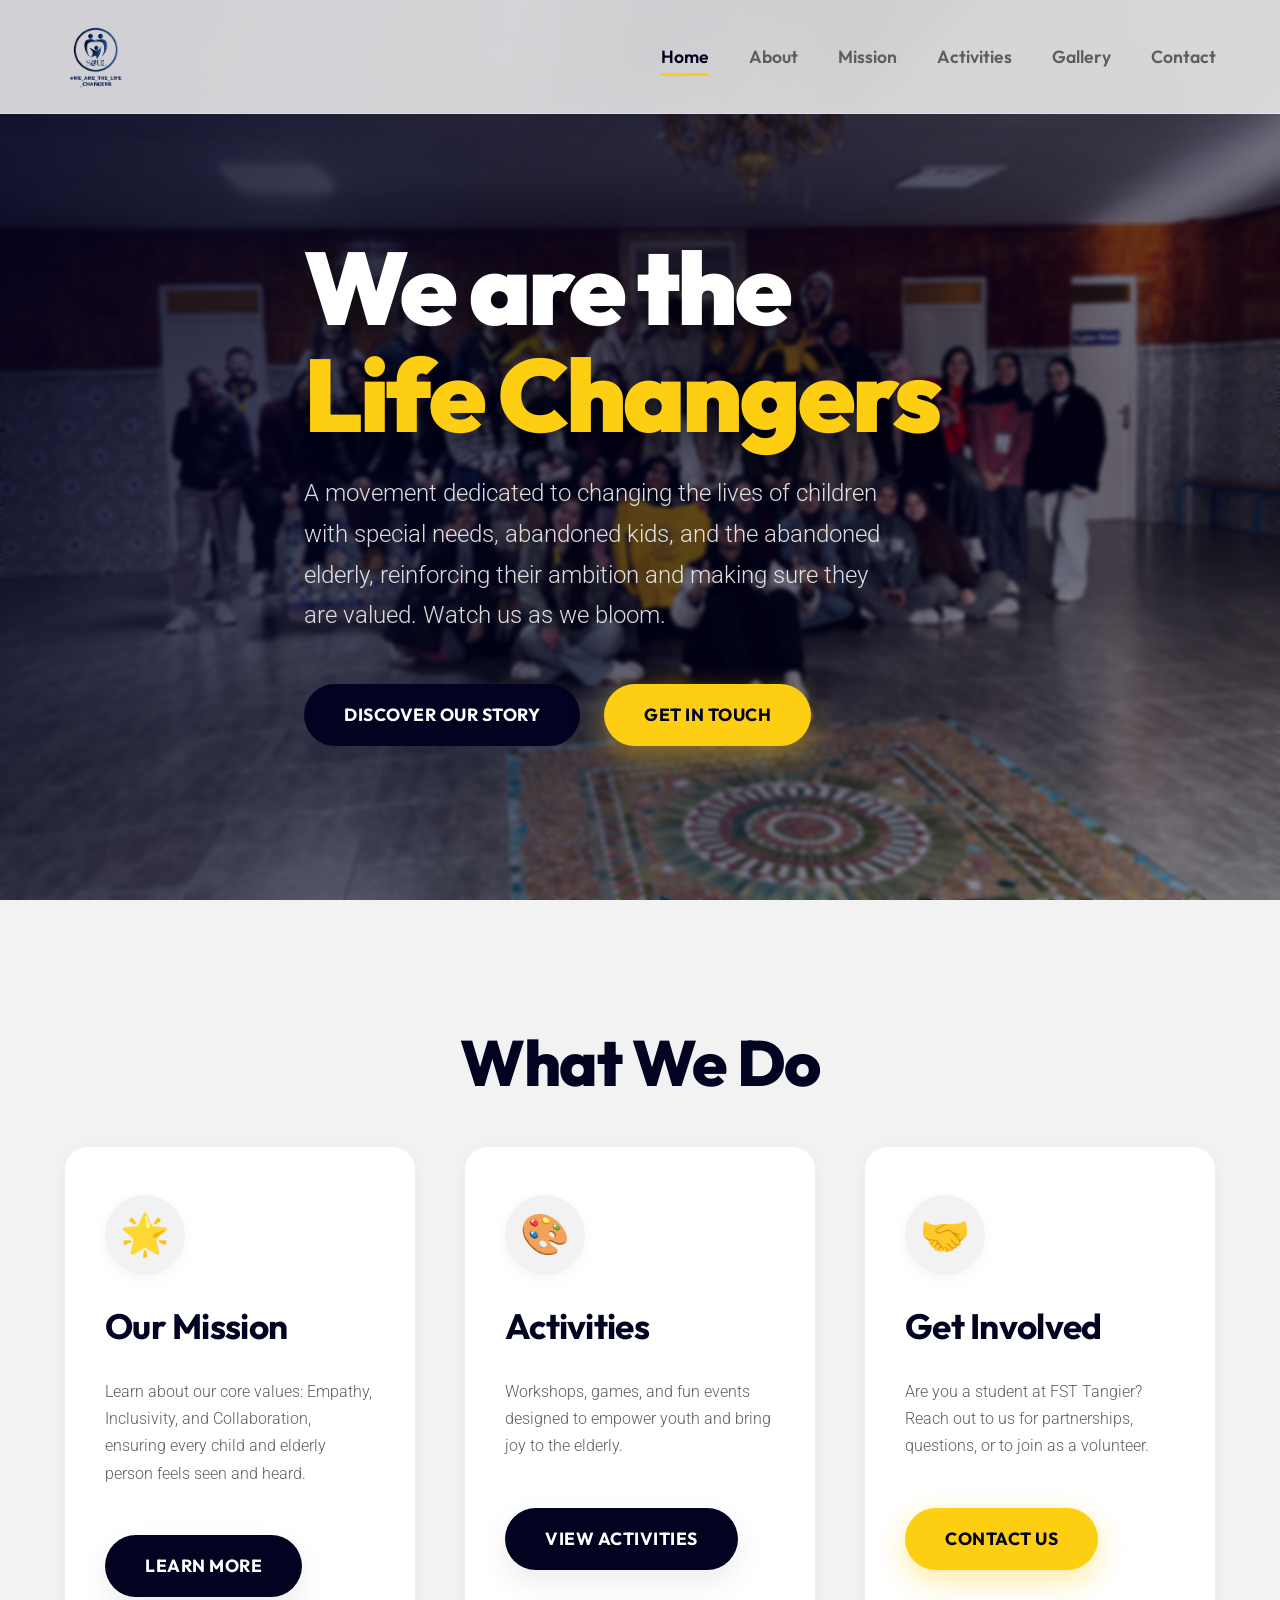
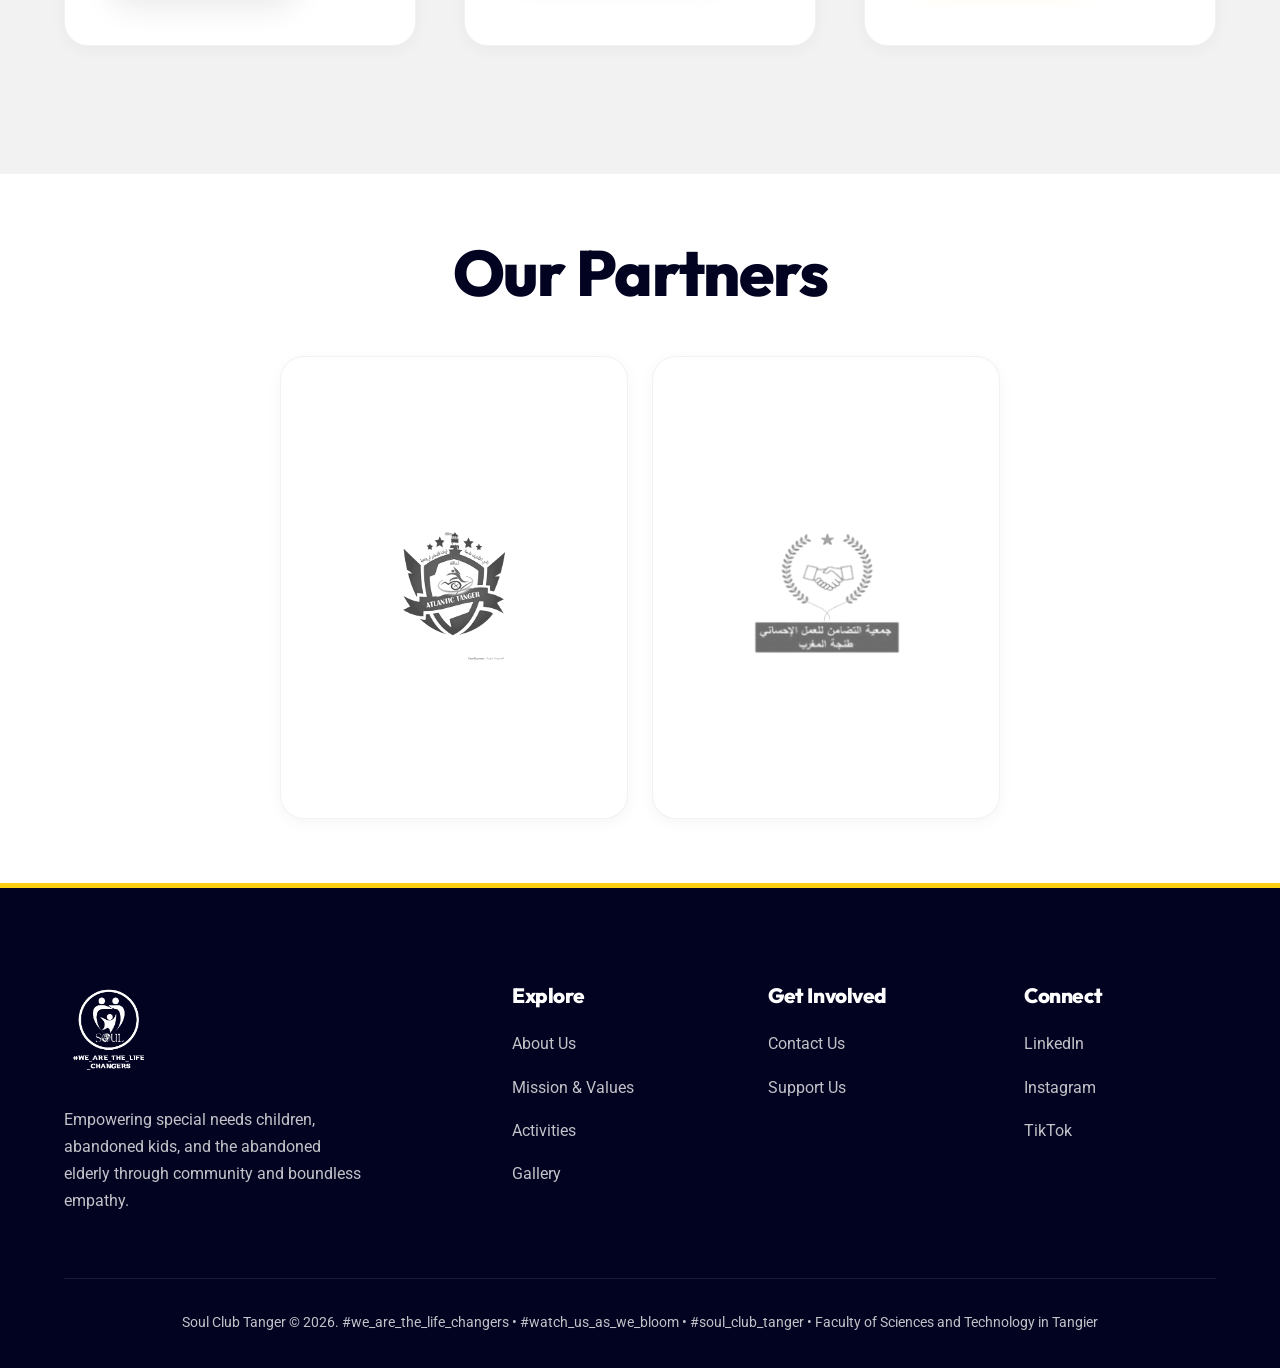
<file: index.html>
<!DOCTYPE html>
<html lang="en">

<head>
    <meta charset="UTF-8">
    <meta name="viewport" content="width=device-width, initial-scale=1.0">
    <title>Soul Club Tanger | Help Us Change Lives</title>
    <meta name="description"
        content="Soul Club is a young movement with the aim of changing the lives of children with special needs, abandoned kids, and the abandoned elderly.">
    <link rel="stylesheet" href="styles.css">
    <link rel="icon" type="image/png" href="logo-soul/Logo%20blue-01.png">
</head>

<body>

    <!-- Premium Navigation -->
    <nav class="navbar">
        <div class="container nav-container">
            <a href="index.html" class="logo"><img src="logo-soul/Logo%20blue-01.png" alt="Soul Club"
                    style="max-height: 65px; width: auto; object-fit: contain;"></a>
            <ul class="nav-links">
                <li><a href="index.html" class="active">Home</a></li>
                <li><a href="about.html">About</a></li>
                <li><a href="mission.html">Mission</a></li>
                <li><a href="activities.html">Activities</a></li>
                <li><a href="gallery.html">Gallery</a></li>
                <li><a href="contact.html">Contact</a></li>
            </ul>
            <div class="hamburger">
                <span></span><span></span><span></span>
            </div>
        </div>
    </nav>

    <!-- Dynamic Hero Section -->
    <header class="hero">
        <div class="hero-bg">
            <!-- Team picture -->
            <img src="pictures/the_team.jpg" alt="Soul Club Team">
        </div>
        <div class="hero-overlay"></div>
        <div class="container hero-content">
            <h1 class="text-fluid-hero">We are the <br> <span class="text-highlight">Life Changers</span></h1>
            <p class="text-lead">A movement dedicated to changing the lives of children with special needs, abandoned
                kids, and the abandoned elderly, reinforcing their ambition and making sure they are valued. Watch us as
                we bloom.</p>
            <div class="hero-buttons">
                <a href="about.html" class="btn btn-primary">Discover Our Story</a>
                <a href="contact.html" class="btn btn-accent">Get in Touch</a>
            </div>
        </div>
    </header>

    <!-- Preview Sections -->
    <section class="section">
        <div class="container">
            <h2 class="text-fluid-h2 text-center mb-3">What We Do</h2>

            <div class="premium-grid">
                <!-- Mission Card -->
                <div class="premium-card">
                    <div class="icon-wrapper">🌟</div>
                    <h3 class="text-fluid-h3 mb-2">Our Mission</h3>
                    <p class="text-lead" style="font-size: 1rem;">Learn about our core values: Empathy, Inclusivity, and
                        Collaboration, ensuring every child and elderly person feels seen and heard.</p>
                    <div class="mt-3"><a href="mission.html" class="btn btn-primary">Learn More</a></div>
                </div>

                <!-- Activities Card -->
                <div class="premium-card">
                    <div class="icon-wrapper">🎨</div>
                    <h3 class="text-fluid-h3 mb-2">Activities</h3>
                    <p class="text-lead" style="font-size: 1rem;">Workshops, games, and fun events designed to empower
                        youth and bring joy to the elderly.</p>
                    <div class="mt-3"><a href="activities.html" class="btn btn-primary">View Activities</a></div>
                </div>

                <!-- Involvement Card -->
                <div class="premium-card">
                    <div class="icon-wrapper">🤝</div>
                    <h3 class="text-fluid-h3 mb-2">Get Involved</h3>
                    <p class="text-lead" style="font-size: 1rem;">Are you a student at FST Tangier? Reach out to us for
                        partnerships, questions, or to join as a volunteer.</p>
                    <div class="mt-3"><a href="contact.html" class="btn btn-accent">Contact Us</a></div>
                </div>
            </div>
        </div>
    </section>

    <!-- Partners Section -->
    <section class="section" style="padding-top: 4rem; padding-bottom: 4rem; background-color: var(--color-white);">
        <div class="container">
            <h2 class="text-fluid-h2 text-center mb-3">Our Partners</h2>
            <div class="partners-wrapper">
                <div class="partner-card">
                    <div class="partner-logo-container">
                        <img src="partners/partner-1.jpg" alt="Partner 1">
                    </div>
                    <div class="partner-info">
                        <div class="partner-info-inner">
                            <h3 class="text-fluid-h3"
                                style="font-size: 1.25rem; margin-bottom: 1rem; color: var(--color-deep);">Club
                                Atlantique</h3>
                            <p class="text-lead" style="font-size: 0.95rem; text-align: left;">
                                Club Atlantique is a sports association dedicated to supporting and empowering people
                                with disabilities. The club provides inclusive athletic programs designed to promote
                                physical well-being, confidence, and social integration.
                            </p>
                        </div>
                    </div>
                </div>
                <div class="partner-card">
                    <div class="partner-logo-container">
                        <img src="partners/partner%202.jpeg" alt="Partner 2">
                    </div>
                    <div class="partner-info">
                        <div class="partner-info-inner">
                            <h3 class="text-fluid-h3"
                                style="font-size: 1.25rem; margin-bottom: 1rem; color: var(--color-deep);">Boukhalef
                                Social Integration Complex</h3>
                            <p class="text-lead" style="font-size: 0.95rem; text-align: left; margin-bottom: 1rem;">
                                The Boukhalef Social Integration Complex is a social-oriented facility that works to
                                provide shelter and reintegration for vulnerable individuals. It accommodates in
                                particular:
                            </p>
                            <ul class="text-lead"
                                style="font-size: 0.95rem; text-align: left; padding-left: 1.5rem; margin-bottom: 1rem;">
                                <li style="margin-bottom: 0.25rem; list-style-type: disc;">Boys aged 6 to 18 living in
                                    difficult situations or on the streets,</li>
                                <li style="margin-bottom: 0.25rem; list-style-type: disc;">Elderly people (men and
                                    women) aged 55 and over.</li>
                            </ul>
                            <p class="text-lead" style="font-size: 0.95rem; text-align: left;">
                                The complex also develops educational projects focused on non-formal education,
                                literacy, and vocational training, thereby contributing to improving living conditions
                                and supporting the social reintegration of its beneficiaries.
                            </p>
                        </div>
                    </div>
                </div>
            </div>
        </div>
    </section>

    <!-- Footer -->
    <footer class="premium-footer">
        <div class="container">
            <div class="footer-grid">
                <div class="footer-brand">
                    <a href="index.html" class="logo"><img src="logo-soul/Logo%20white-01.png" alt="Soul Club"
                            style="max-height: 90px; width: auto; object-fit: contain; margin-bottom: 0.5rem;"></a>
                    <p style="margin-top: 1rem; max-width: 300px;">Empowering special needs children, abandoned kids,
                        and the abandoned elderly through community and boundless empathy.</p>
                </div>
                <div>
                    <h4 class="footer-heading">Explore</h4>
                    <ul class="footer-links">
                        <li><a href="about.html">About Us</a></li>
                        <li><a href="mission.html">Mission & Values</a></li>
                        <li><a href="activities.html">Activities</a></li>
                        <li><a href="gallery.html">Gallery</a></li>
                    </ul>
                </div>
                <div>
                    <h4 class="footer-heading">Get Involved</h4>
                    <ul class="footer-links">
                        <li><a href="contact.html">Contact Us</a></li>
                        <li><a href="donate.html">Support Us</a></li>
                    </ul>
                </div>
                <div>
                    <h4 class="footer-heading">Connect</h4>
                    <ul class="footer-links">
                        <li><a href="https://www.linkedin.com/company/soul-club-tanger/" target="_blank">LinkedIn</a>
                        </li>
                        <li><a href="https://www.instagram.com/soul_club_tanger/" target="_blank">Instagram</a></li>
                        <li><a href="https://www.tiktok.com/@soul_club_tanger1" target="_blank">TikTok</a></li>
                    </ul>
                </div>
            </div>
            <div class="footer-bottom">
                <p>Soul Club Tanger &copy; 2026. #we_are_the_life_changers &bull; #watch_us_as_we_bloom &bull;
                    #soul_club_tanger &bull; Faculty of Sciences and Technology in Tangier</p>
            </div>
        </div>
    </footer>

    <script src="script.js"></script>
</body>

</html>
</file>
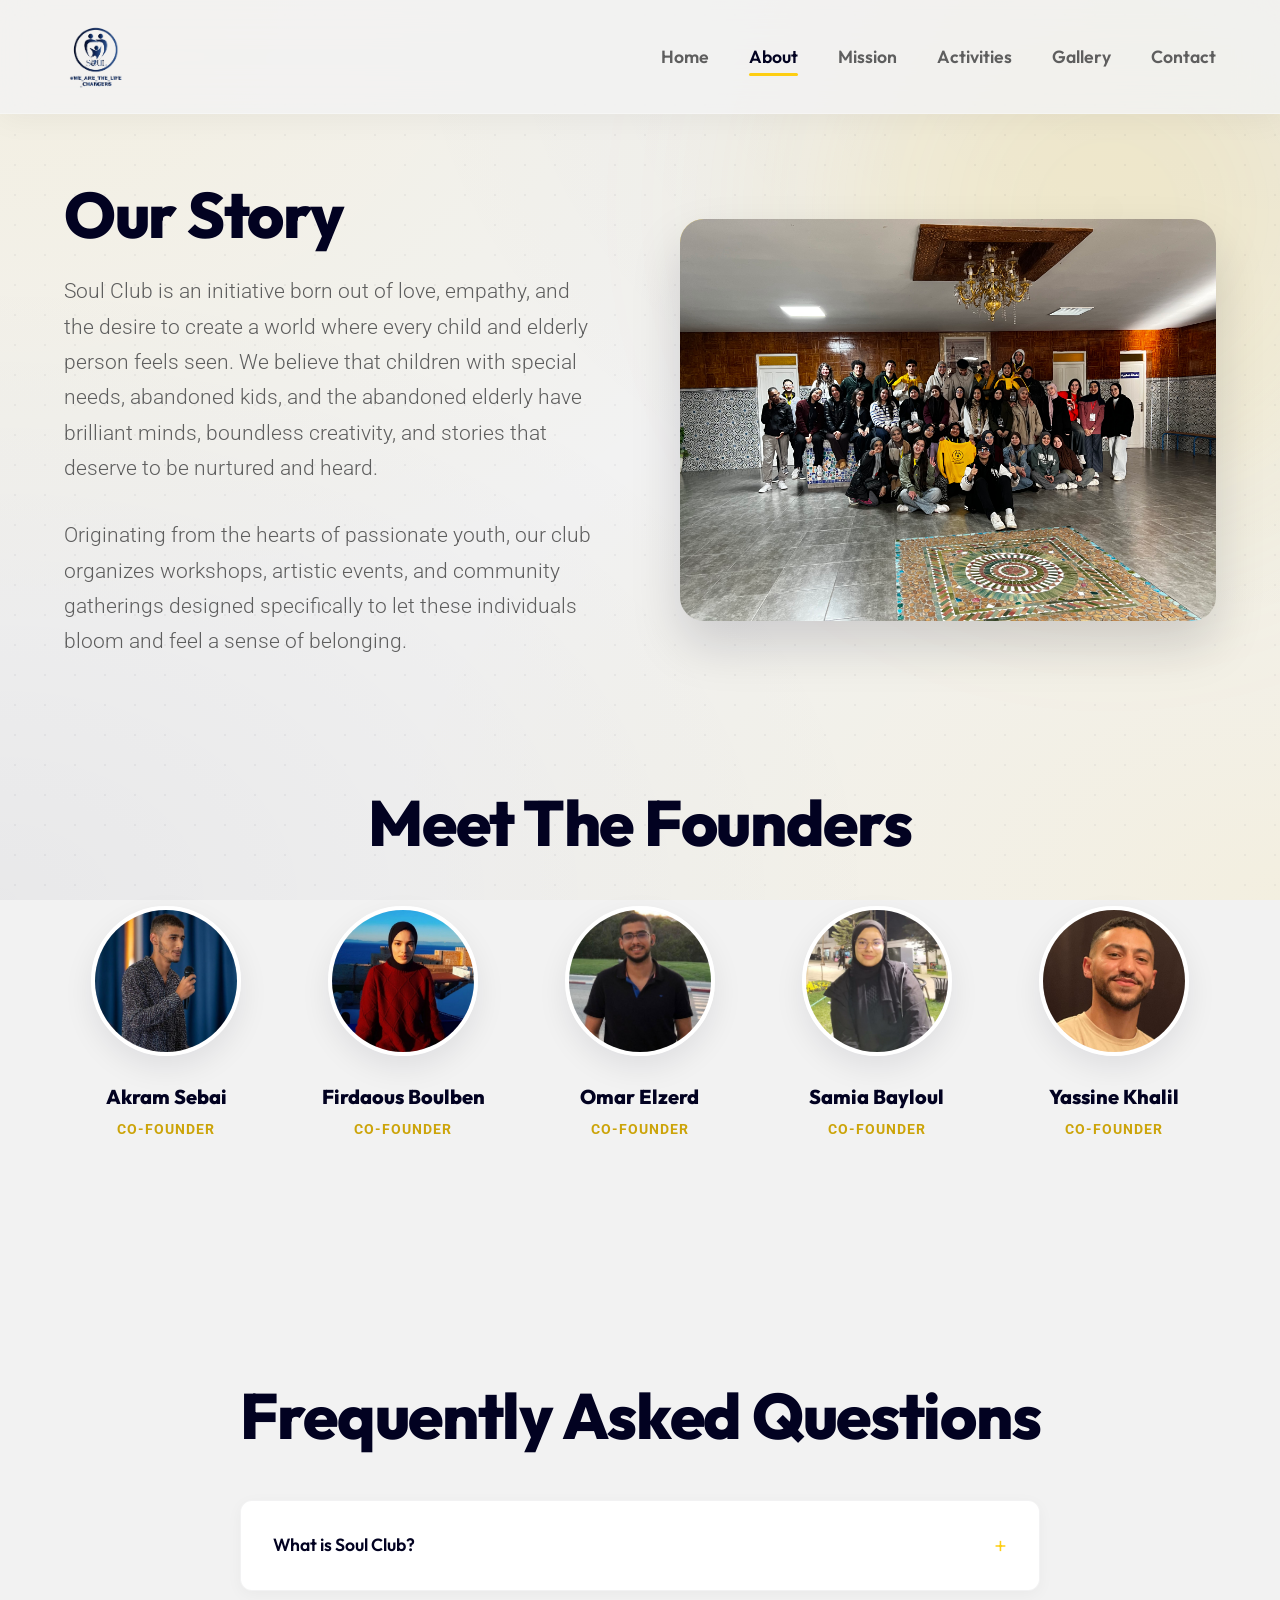
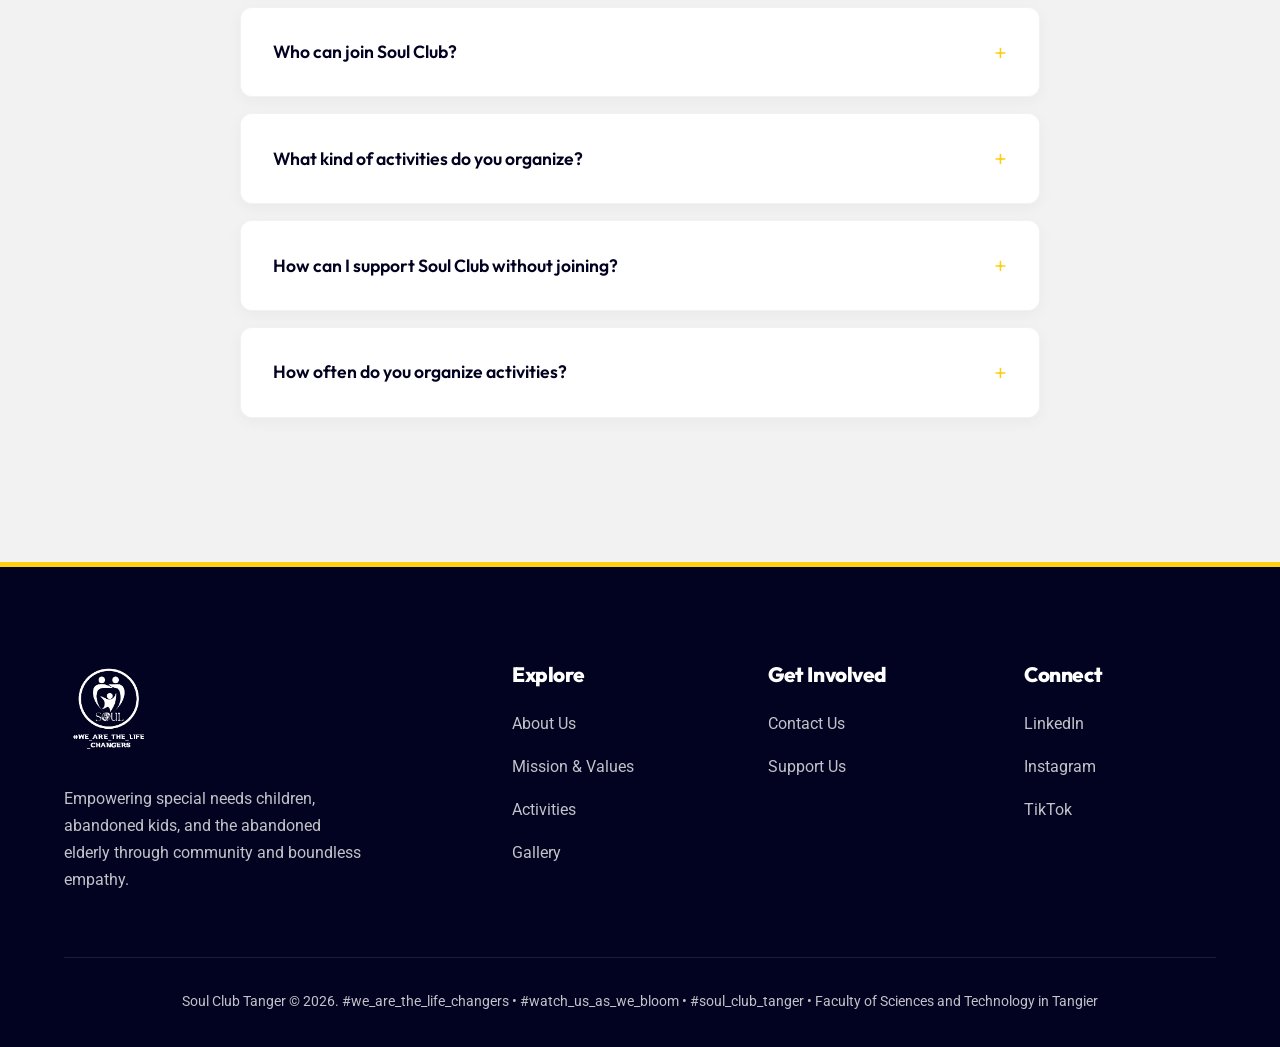
<file: about.html>
<!DOCTYPE html>
<html lang="en">

<head>
    <meta charset="UTF-8">
    <meta name="viewport" content="width=device-width, initial-scale=1.0">
    <title>About Us | Soul Club Tanger</title>
    <link rel="stylesheet" href="styles.css">
    <link rel="icon" type="image/png" href="logo-soul/Logo%20blue-01.png">
</head>

<body>
    <nav class="navbar">
        <div class="container nav-container">
            <a href="index.html" class="logo"><img src="logo-soul/Logo%20blue-01.png" alt="Soul Club"
                    style="max-height: 65px; width: auto; object-fit: contain;"></a>
            <ul class="nav-links">
                <li><a href="index.html">Home</a></li>
                <li><a href="about.html" class="active">About</a></li>
                <li><a href="mission.html">Mission</a></li>
                <li><a href="activities.html">Activities</a></li>
                <li><a href="gallery.html">Gallery</a></li>
                <li><a href="contact.html">Contact</a></li>
            </ul>
        </div>
    </nav>

    <section class="section" style="padding-top: 180px;">
        <div class="container">
            <div class="split-section">
                <div>
                    <h1 class="text-fluid-h2">Our Story</h1>
                    <p class="text-lead mb-2">Soul Club is an initiative born out of love, empathy, and the desire to
                        create a world where every child and elderly person feels seen. We believe that children with
                        special needs, abandoned kids, and the abandoned elderly have brilliant minds, boundless
                        creativity, and stories that deserve to be nurtured and heard.</p>
                    <p class="text-lead">Originating from the hearts of passionate youth, our club organizes workshops,
                        artistic events, and community gatherings designed specifically to let these individuals bloom
                        and feel a sense of belonging.</p>
                </div>
                <div class="split-image">
                    <img src="pictures/the_team.jpg" alt="The Soul Club Team">
                </div>
            </div>
        </div>
    </section>

    <!-- Leadership / Founders Section -->
    <section class="section" style="padding-top: 0;">
        <div class="container">
            <h2 class="text-fluid-h2 text-center mb-3">Meet The Founders</h2>
            <div class="team-grid">
                <div class="team-card animate-on-scroll">
                    <div class="team-avatar">
                        <img src="Founders/Akram Sebai.jpeg" alt="Akram Sebai">
                    </div>
                    <div class="team-name">Akram Sebai</div>
                    <div class="team-role">Co-Founder</div>
                </div>
                <div class="team-card animate-on-scroll">
                    <div class="team-avatar">
                        <img src="Founders/Firdaous Boulben.jpeg" alt="Firdaous Boulben">
                    </div>
                    <div class="team-name">Firdaous Boulben</div>
                    <div class="team-role">Co-Founder</div>
                </div>
                <div class="team-card animate-on-scroll">
                    <div class="team-avatar">
                        <img src="Founders/Omar Elzerd.jpeg" alt="Omar Elzerd">
                    </div>
                    <div class="team-name">Omar Elzerd</div>
                    <div class="team-role">Co-Founder</div>
                </div>
                <div class="team-card animate-on-scroll">
                    <div class="team-avatar">
                        <img src="Founders/Samia Bayloul.jpeg" alt="Samia Bayloul">
                    </div>
                    <div class="team-name">Samia Bayloul</div>
                    <div class="team-role">Co-Founder</div>
                </div>
                <div class="team-card animate-on-scroll">
                    <div class="team-avatar">
                        <img src="Founders/Yassine Khalil.jpeg" alt="Yassine Khalil">
                    </div>
                    <div class="team-name">Yassine Khalil</div>
                    <div class="team-role">Co-Founder</div>
                </div>
            </div>
        </div>
    </section>

    <!-- FAQ Section -->
    <section class="section" style="padding-top: 4rem;">
        <div class="container">
            <h2 class="text-fluid-h2 text-center mb-3">Frequently Asked Questions</h2>

            <div class="faq-container">
                <div class="faq-item">
                    <div class="faq-question">
                        What is Soul Club?
                        <span class="faq-icon">+</span>
                    </div>
                    <div class="faq-answer">
                        <p>Soul Club is a community-driven club focused on supporting children through meaningful
                            activities, emotional connection, and positive social impact. We aim to create safe, joyful
                            spaces where children feel seen, heard, and supported.</p>
                    </div>
                </div>

                <div class="faq-item">
                    <div class="faq-question">
                        Who can join Soul Club?
                        <span class="faq-icon">+</span>
                    </div>
                    <div class="faq-answer">
                        <p>Soul Club is open to anyone who shares our values and wants to make a difference. Whether
                            you're a student or simply someone motivated to help, you're welcome to be part of the
                            journey.</p>
                    </div>
                </div>

                <div class="faq-item">
                    <div class="faq-question">
                        What kind of activities do you organize?
                        <span class="faq-icon">+</span>
                    </div>
                    <div class="faq-answer">
                        <p>We organize a variety of activities focused on children, including community events,
                            interactive workshops, educational support sessions, and initiatives designed to bring joy
                            and emotional support.</p>
                    </div>
                </div>

                <div class="faq-item">
                    <div class="faq-question">
                        How can I support Soul Club without joining?
                        <span class="faq-icon">+</span>
                    </div>
                    <div class="faq-answer">
                        <p>You can support us by spreading the word, contributing ideas, helping organize initiatives,
                            or collaborating with us in any way that aligns with our mission.</p>
                    </div>
                </div>

                <div class="faq-item">
                    <div class="faq-question">
                        How often do you organize activities?
                        <span class="faq-icon">+</span>
                    </div>
                    <div class="faq-answer">
                        <p>Activities are organized regularly depending on ongoing projects and availability. We aim to
                            stay active and consistent throughout the year.</p>
                    </div>
                </div>
            </div>
        </div>
    </section>

    <!-- Footer -->
    <footer class="premium-footer">
        <div class="container">
            <div class="footer-grid">
                <div class="footer-brand">
                    <a href="index.html" class="logo"><img src="logo-soul/Logo%20white-01.png" alt="Soul Club"
                            style="max-height: 90px; width: auto; object-fit: contain; margin-bottom: 0.5rem;"></a>
                    <p style="margin-top: 1rem; max-width: 300px;">Empowering special needs children, abandoned kids,
                        and the abandoned elderly through community and boundless empathy.</p>
                </div>
                <div>
                    <h4 class="footer-heading">Explore</h4>
                    <ul class="footer-links">
                        <li><a href="about.html">About Us</a></li>
                        <li><a href="mission.html">Mission & Values</a></li>
                        <li><a href="activities.html">Activities</a></li>
                        <li><a href="gallery.html">Gallery</a></li>
                    </ul>
                </div>
                <div>
                    <h4 class="footer-heading">Get Involved</h4>
                    <ul class="footer-links">
                        <li><a href="contact.html">Contact Us</a></li>
                        <li><a href="donate.html">Support Us</a></li>
                    </ul>
                </div>
                <div>
                    <h4 class="footer-heading">Connect</h4>
                    <ul class="footer-links">
                        <li><a href="https://www.linkedin.com/company/soul-club-tanger/" target="_blank">LinkedIn</a>
                        </li>
                        <li><a href="https://www.instagram.com/soul_club_tanger/" target="_blank">Instagram</a></li>
                        <li><a href="https://www.tiktok.com/@soul_club_tanger1" target="_blank">TikTok</a></li>
                    </ul>
                </div>
            </div>
            <div class="footer-bottom">
                <p>Soul Club Tanger &copy; 2026. #we_are_the_life_changers &bull; #watch_us_as_we_bloom &bull;
                    #soul_club_tanger &bull; Faculty of Sciences and Technology in Tangier</p>
            </div>
        </div>
    </footer>

    <script src="script.js"></script>
</body>

</html>
</file>
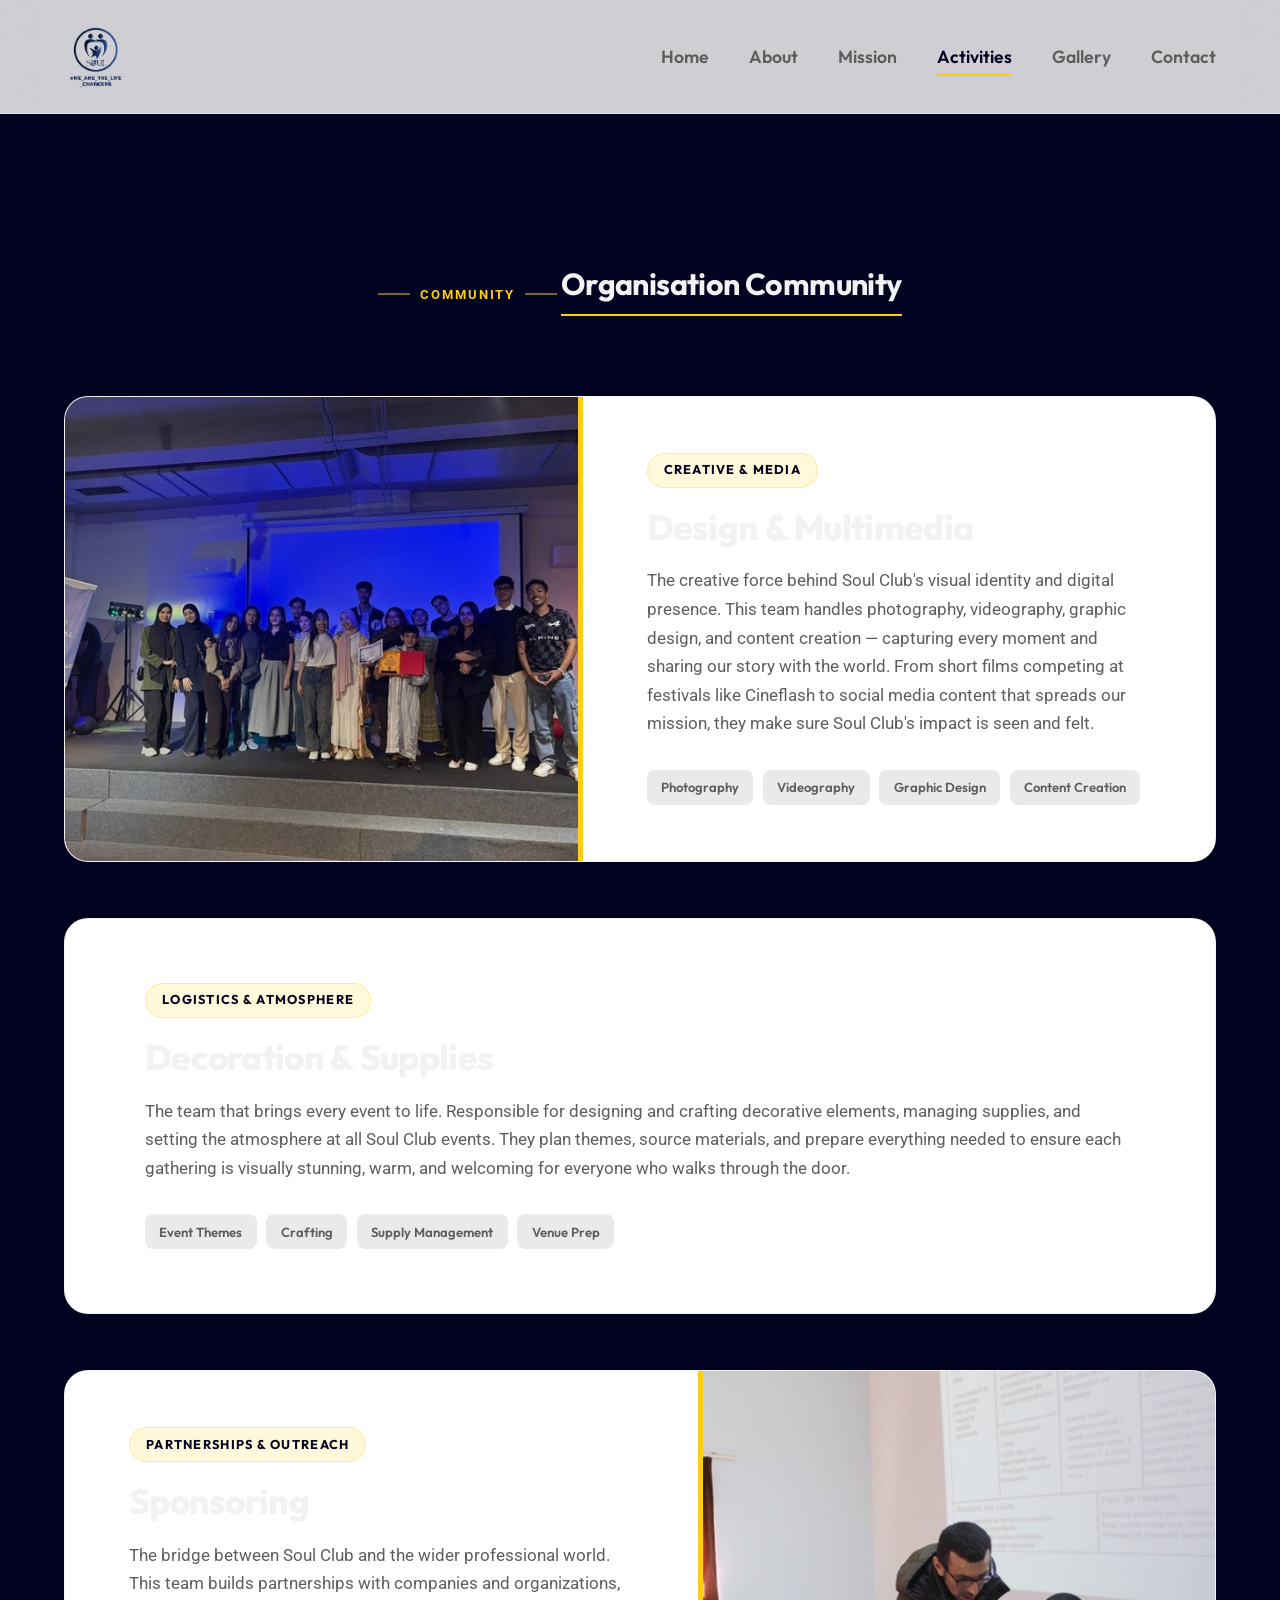
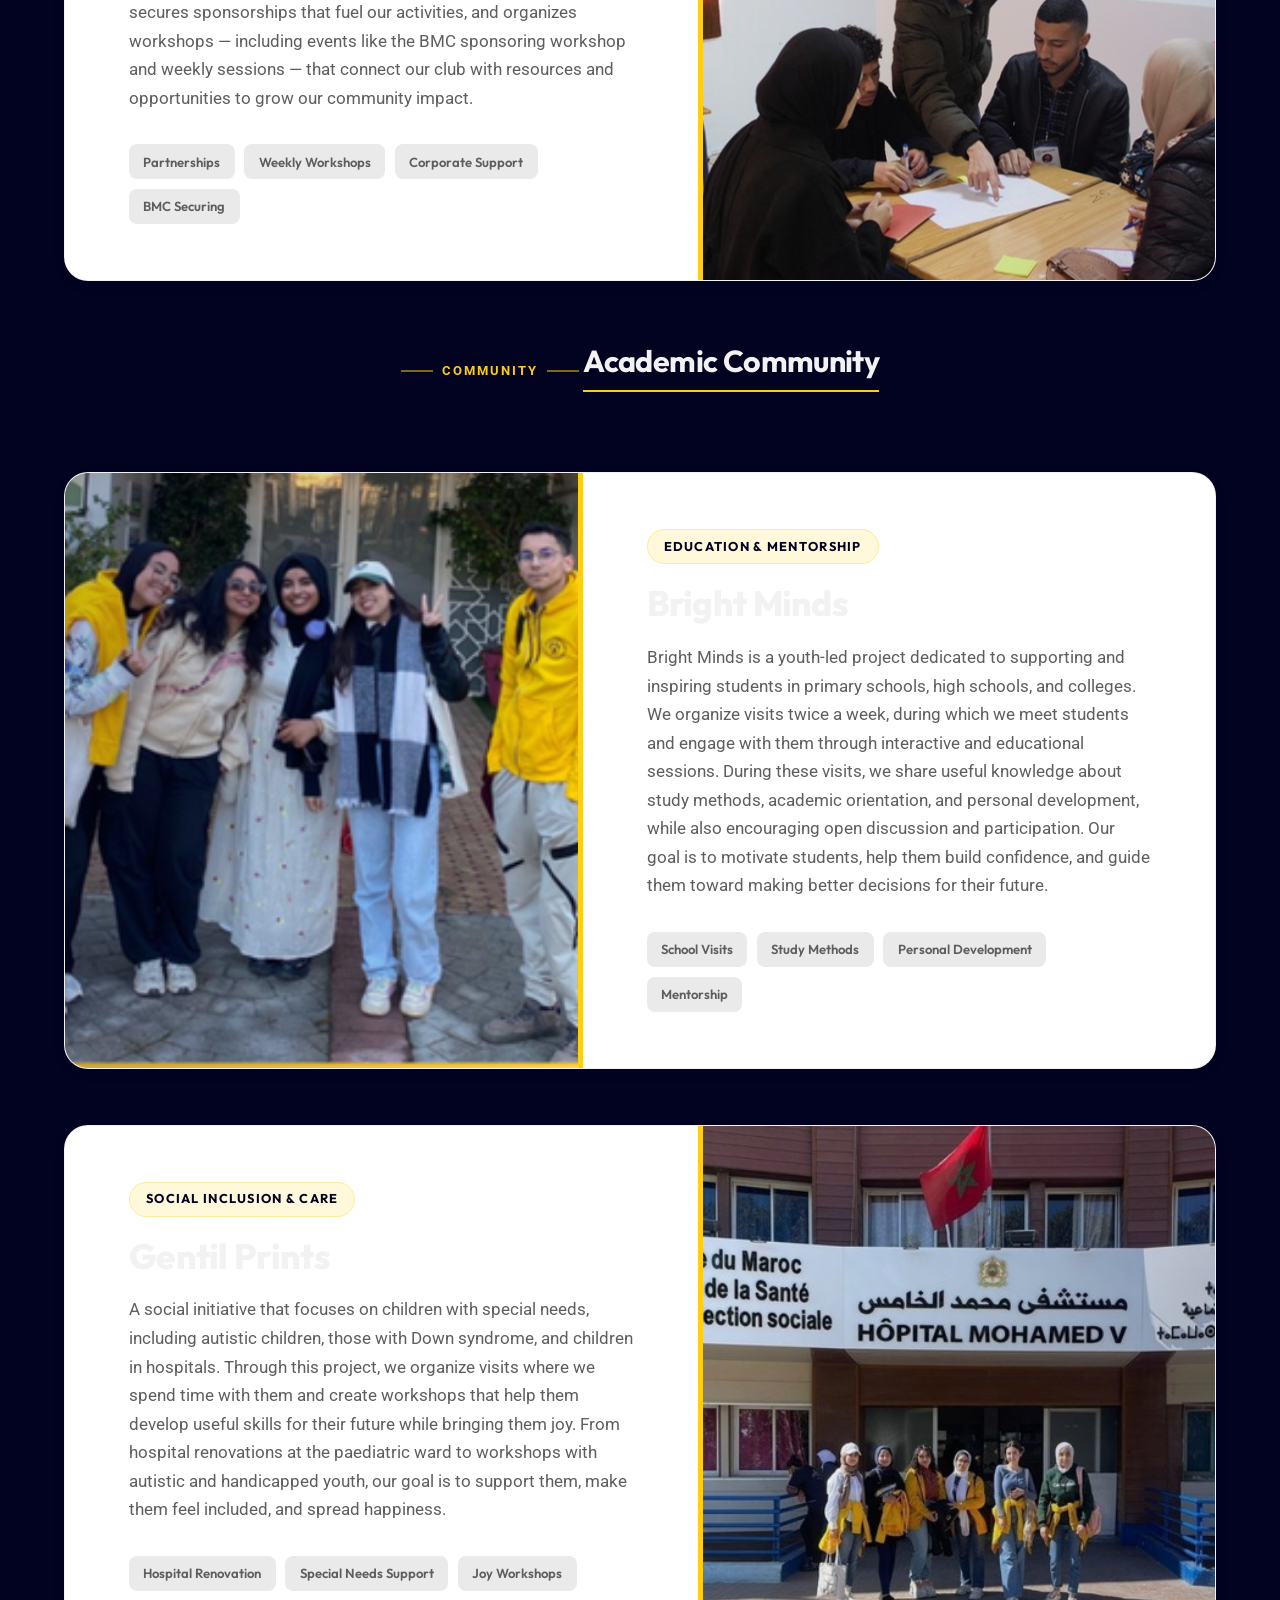
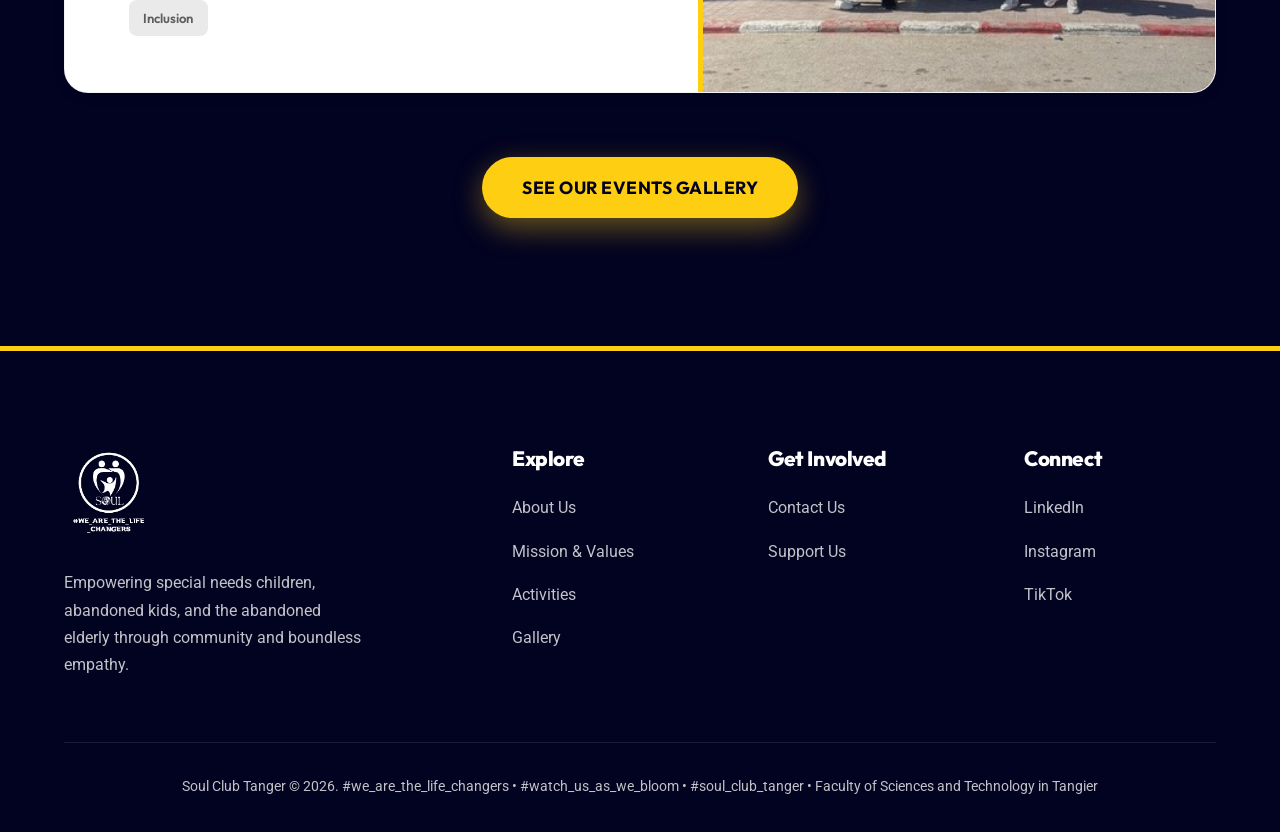
<file: activities.html>
<!DOCTYPE html>
<html lang="en">

<head>
    <meta charset="UTF-8">
    <meta name="viewport" content="width=device-width, initial-scale=1.0">
    <title>Activities | Soul Club Tanger</title>
    <link rel="stylesheet" href="styles.css">
    <link rel="icon" type="image/png" href="logo-soul/Logo%20blue-01.png">
    <style>
        .community-label {
            display: inline-flex;
            align-items: center;
            gap: 0.6rem;
            font-size: 0.8rem;
            font-weight: 700;
            letter-spacing: 0.15em;
            text-transform: uppercase;
            color: var(--color-accent);
            margin-bottom: 0.75rem;
        }
        .community-label::before,
        .community-label::after {
            content: '';
            display: block;
            width: 2rem;
            height: 2px;
            background: var(--color-accent);
            opacity: 0.5;
        }
        .community-section {
            margin-bottom: 4rem;
        }
        .community-title {
            font-size: clamp(1.4rem, 3vw, 1.9rem);
            font-weight: 700;
            margin-bottom: 2rem;
            color: var(--color-deep);
            padding-bottom: 0.75rem;
            border-bottom: 2px solid var(--color-accent);
            display: inline-block;
        }
    </style>
</head>

<body>
    <nav class="navbar">
        <div class="container nav-container">
            <a href="index.html" class="logo"><img src="logo-soul/Logo%20blue-01.png" alt="Soul Club"
                    style="max-height: 65px; width: auto; object-fit: contain;"></a>
            <ul class="nav-links">
                <li><a href="index.html">Home</a></li>
                <li><a href="about.html">About</a></li>
                <li><a href="mission.html">Mission</a></li>
                <li><a href="activities.html" class="active">Activities</a></li>
                <li><a href="gallery.html">Gallery</a></li>
                <li><a href="contact.html">Contact</a></li>
            </ul>
            <div class="hamburger">
                <span></span><span></span><span></span>
            </div>
        </div>
    </nav>

    <section class="section section-dark" style="padding-top: 150px; min-height: 100vh;">
        <div class="container">
            <h1 class="text-fluid-h2 text-center mb-3">What We Do</h1>

            <!-- Organisation Community -->
            <div class="community-section">
                <div class="text-center mb-3">
                    <span class="community-label">Community</span>
                    <h2 class="community-title">Organisation Community</h2>
                </div>

                <div class="activities-list">

                    <!-- Design & Multimedia -->
                    <div class="activity-row">
                        <div class="activity-image-wrapper">
                            <img src="pictures/TrOPhY(3%20eme%20place%20video%20metrage%20Cineflash).jpg" alt="Design and Multimedia">
                        </div>
                        <div class="activity-info">
                            <span class="activity-badge">Creative &amp; Media</span>
                            <h3 class="activity-title">Design &amp; Multimedia</h3>
                            <p class="activity-description">The creative force behind
                                Soul Club's visual identity and digital presence. This team handles photography,
                                videography, graphic design, and content creation — capturing every moment and sharing
                                our story with the world. From short films competing at festivals like Cineflash to
                                social media content that spreads our mission, they make sure Soul Club's impact is seen
                                and felt.</p>
                            <div class="activity-tags">
                                <span class="activity-tag">Photography</span>
                                <span class="activity-tag">Videography</span>
                                <span class="activity-tag">Graphic Design</span>
                                <span class="activity-tag">Content Creation</span>
                            </div>
                        </div>
                    </div>

                    <!-- Decoration and Supplies -->
                    <div class="activity-row no-image">
                        <div class="activity-info">
                            <span class="activity-badge">Logistics &amp; Atmosphere</span>
                            <h3 class="activity-title">Decoration &amp; Supplies</h3>
                            <p class="activity-description">The team that brings
                                every event to life. Responsible for designing and crafting decorative elements,
                                managing supplies, and setting the atmosphere at all Soul Club events. They plan
                                themes, source materials, and prepare everything needed to ensure each gathering
                                is visually stunning, warm, and welcoming for everyone who walks through the door.</p>
                            <div class="activity-tags">
                                <span class="activity-tag">Event Themes</span>
                                <span class="activity-tag">Crafting</span>
                                <span class="activity-tag">Supply Management</span>
                                <span class="activity-tag">Venue Prep</span>
                            </div>
                        </div>
                    </div>

                    <!-- Sponsoring -->
                    <div class="activity-row row-reverse">
                        <div class="activity-image-wrapper">
                            <img src="pictures/Sponsoring%20workshop%20(BMC).jpg" alt="Sponsoring">
                        </div>
                        <div class="activity-info">
                            <span class="activity-badge">Partnerships &amp; Outreach</span>
                            <h3 class="activity-title">Sponsoring</h3>
                            <p class="activity-description">The bridge between
                                Soul Club and the wider professional world. This team builds partnerships with
                                companies and organizations, secures sponsorships that fuel our activities, and
                                organizes workshops — including events like the BMC sponsoring workshop and weekly
                                sessions — that connect our club with resources and opportunities to grow our
                                community impact.</p>
                            <div class="activity-tags">
                                <span class="activity-tag">Partnerships</span>
                                <span class="activity-tag">Weekly Workshops</span>
                                <span class="activity-tag">Corporate Support</span>
                                <span class="activity-tag">BMC Securing</span>
                            </div>
                        </div>
                    </div>

                </div>
            </div>

            <!-- Academic Community -->
            <div class="community-section">
                <div class="text-center mb-3">
                    <span class="community-label">Community</span>
                    <h2 class="community-title">Academic Community</h2>
                </div>

                <div class="activities-list">

                    <!-- Bright Minds -->
                    <div class="activity-row">
                        <div class="activity-image-wrapper">
                            <img src="pictures/Bright%20minds%202.png" alt="Bright Minds">
                        </div>
                        <div class="activity-info">
                            <span class="activity-badge">Education &amp; Mentorship</span>
                            <h3 class="activity-title">Bright Minds</h3>
                            <p class="activity-description">Bright Minds is a
                                youth-led project dedicated to supporting and inspiring students in primary schools,
                                high schools, and colleges. We organize visits twice a week, during which we meet
                                students and engage with them through interactive and educational sessions. During
                                these visits, we share useful knowledge about study methods, academic orientation,
                                and personal development, while also encouraging open discussion and participation.
                                Our goal is to motivate students, help them build confidence, and guide them toward
                                making better decisions for their future.</p>
                            <div class="activity-tags">
                                <span class="activity-tag">School Visits</span>
                                <span class="activity-tag">Study Methods</span>
                                <span class="activity-tag">Personal Development</span>
                                <span class="activity-tag">Mentorship</span>
                            </div>
                        </div>
                    </div>

                    <!-- Gentil Prints -->
                    <div class="activity-row row-reverse">
                        <div class="activity-image-wrapper">
                            <img src="pictures/Gentil%20prints(visite%20CHU).jpg" alt="Gentil Prints">
                        </div>
                        <div class="activity-info">
                            <span class="activity-badge">Social Inclusion &amp; Care</span>
                            <h3 class="activity-title">Gentil Prints</h3>
                            <p class="activity-description">A social initiative that
                                focuses on children with special needs, including autistic children, those with Down
                                syndrome, and children in hospitals. Through this project, we organize visits where
                                we spend time with them and create workshops that help them develop useful skills for
                                their future while bringing them joy. From hospital renovations at the paediatric
                                ward to workshops with autistic and handicapped youth, our goal is to support them,
                                make them feel included, and spread happiness.</p>
                            <div class="activity-tags">
                                <span class="activity-tag">Hospital Renovation</span>
                                <span class="activity-tag">Special Needs Support</span>
                                <span class="activity-tag">Joy Workshops</span>
                                <span class="activity-tag">Inclusion</span>
                            </div>
                        </div>
                    </div>

                </div>
            </div>

            <div class="text-center mt-3">
                <a href="gallery.html" class="btn btn-accent">See Our Events Gallery</a>
            </div>
        </div>
    </section>

    <!-- Footer -->
    <footer class="premium-footer">
        <div class="container">
            <div class="footer-grid">
                <div class="footer-brand">
                    <a href="index.html" class="logo"><img src="logo-soul/Logo%20white-01.png" alt="Soul Club"
                            style="max-height: 90px; width: auto; object-fit: contain; margin-bottom: 0.5rem;"></a>
                    <p style="margin-top: 1rem; max-width: 300px;">Empowering special needs children, abandoned kids,
                        and the abandoned elderly through community and boundless empathy.</p>
                </div>
                <div>
                    <h4 class="footer-heading">Explore</h4>
                    <ul class="footer-links">
                        <li><a href="about.html">About Us</a></li>
                        <li><a href="mission.html">Mission &amp; Values</a></li>
                        <li><a href="activities.html">Activities</a></li>
                        <li><a href="gallery.html">Gallery</a></li>
                    </ul>
                </div>
                <div>
                    <h4 class="footer-heading">Get Involved</h4>
                    <ul class="footer-links">
                        <li><a href="contact.html">Contact Us</a></li>
                        <li><a href="donate.html">Support Us</a></li>
                    </ul>
                </div>
                <div>
                    <h4 class="footer-heading">Connect</h4>
                    <ul class="footer-links">
                        <li><a href="https://www.linkedin.com/company/soul-club-tanger/" target="_blank">LinkedIn</a></li>
                        <li><a href="https://www.instagram.com/soul_club_tanger/" target="_blank">Instagram</a></li>
                        <li><a href="https://www.tiktok.com/@soul_club_tanger1" target="_blank">TikTok</a></li>
                    </ul>
                </div>
            </div>
            <div class="footer-bottom">
                <p>Soul Club Tanger &copy; 2026. #we_are_the_life_changers &bull; #watch_us_as_we_bloom &bull;
                    #soul_club_tanger &bull; Faculty of Sciences and Technology in Tangier</p>
            </div>
        </div>
    </footer>

    <script src="script.js"></script>
</body>

</html>
</file>
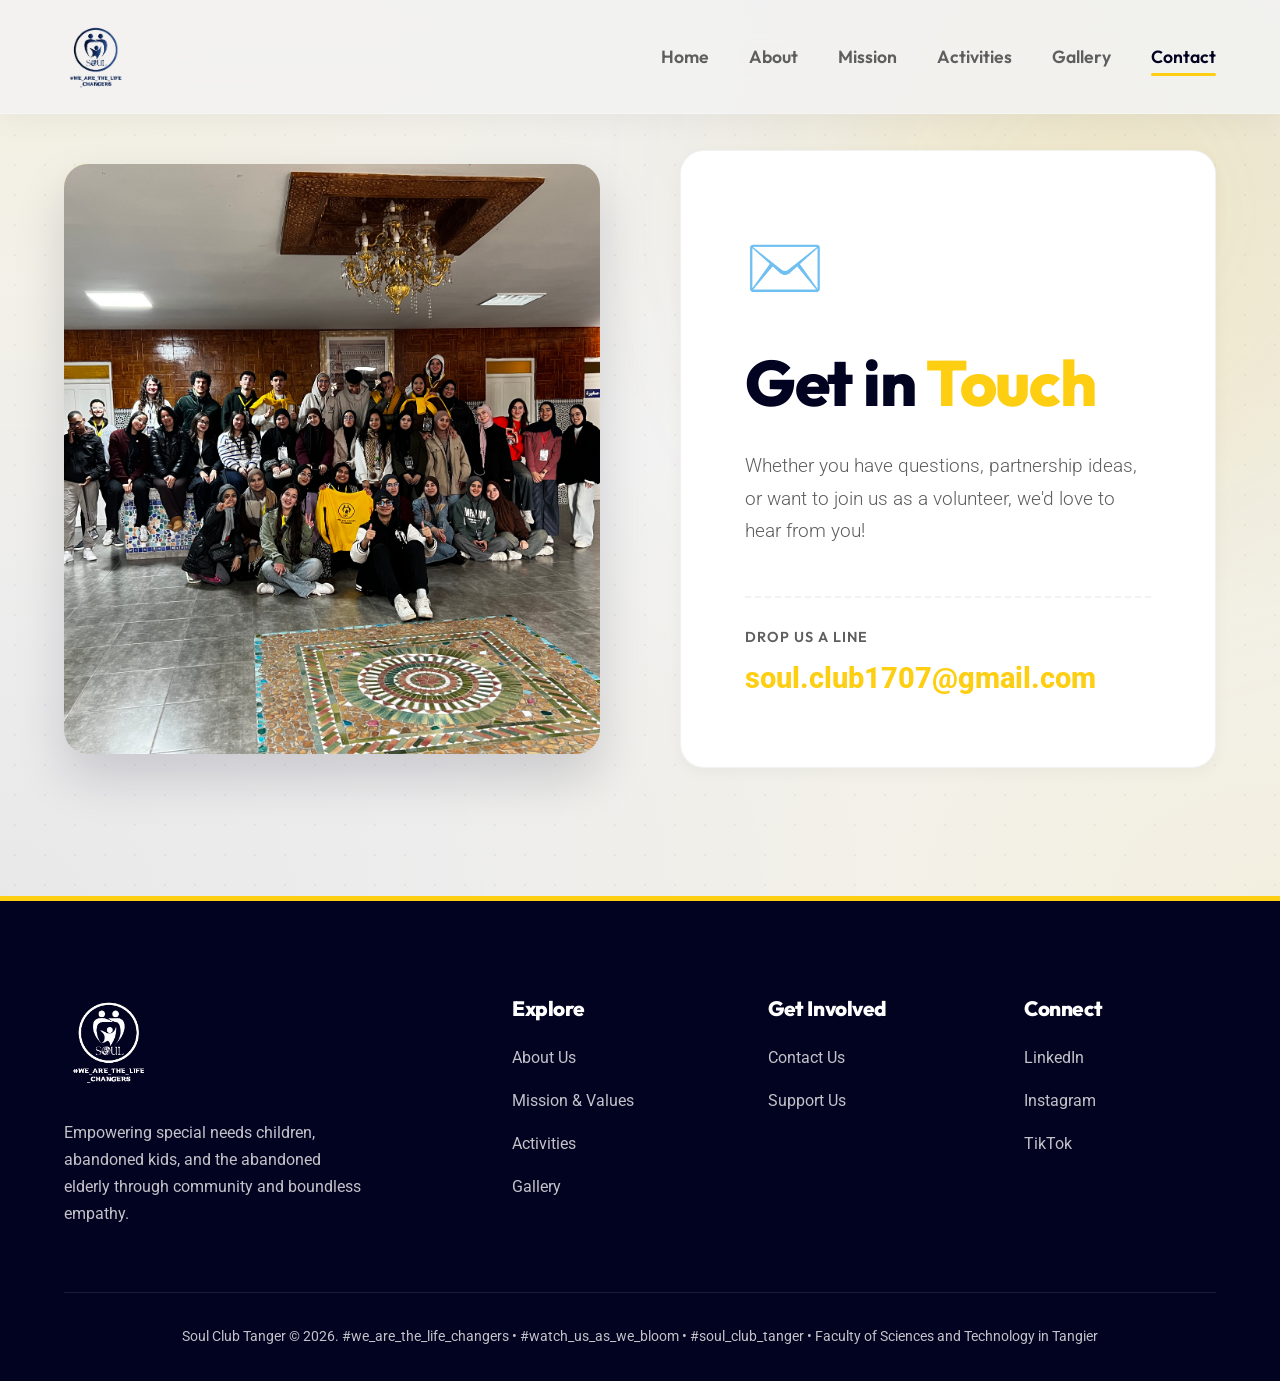
<file: contact.html>
<!DOCTYPE html>
<html lang="en">

<head>
    <meta charset="UTF-8">
    <meta name="viewport" content="width=device-width, initial-scale=1.0">
    <title>Contact Us | Soul Club Tanger</title>
    <link rel="stylesheet" href="styles.css">
    <link rel="icon" type="image/png" href="logo-soul/Logo%20blue-01.png">
</head>

<body>
    <nav class="navbar">
        <div class="container nav-container">
            <a href="index.html" class="logo"><img src="logo-soul/Logo%20blue-01.png" alt="Soul Club"
                    style="max-height: 65px; width: auto; object-fit: contain;"></a>
            <ul class="nav-links">
                <li><a href="index.html">Home</a></li>
                <li><a href="about.html">About</a></li>
                <li><a href="mission.html">Mission</a></li>
                <li><a href="activities.html">Activities</a></li>
                <li><a href="gallery.html">Gallery</a></li>
                <li><a href="contact.html" class="active">Contact</a></li>
            </ul>
            <div class="hamburger">
                <span></span><span></span><span></span>
            </div>
        </div>
    </nav>

    <section class="section" style="padding-top: 150px; padding-bottom: 8rem;">
        <div class="container">
            <div class="split-section" style="align-items: center;">
                <div class="split-image">
                    <img src="pictures/the_team.jpg"
                        style="width: 100%; height: 100%; object-fit: cover; aspect-ratio: 1/1.1;"
                        alt="Soul Club Community">
                </div>

                <div class="contact-content-card"
                    style="background: var(--color-white); padding: 4rem; border-radius: var(--radius-md); box-shadow: var(--shadow-sm); position: relative; border: 1px solid rgba(2,2,33,0.05);">
                    <div style="font-size: 4rem; margin-bottom: 1.5rem; display: inline-block;">✉️</div>
                    <h1 class="text-fluid-h2 mb-2">Get in <span class="text-highlight">Touch</span></h1>
                    <p class="text-lead mb-3"
                        style="font-size: 1.2rem; color: var(--color-text-muted); max-width: 100%;">Whether you have
                        questions, partnership ideas, or want to join us as a volunteer, we'd love to hear from you!</p>

                    <div class="contact-info-block mt-3"
                        style="padding-top: 2rem; border-top: 2px dashed rgba(2,2,33,0.05);">
                        <h4
                            style="color: var(--color-text-muted); font-weight: 600; text-transform: uppercase; letter-spacing: 1px; font-size: 0.9rem; margin-bottom: 0.5rem;">
                            Drop Us a Line</h4>
                        <a href="mailto:soul.club1707@gmail.com" class="text-highlight"
                            style="font-size: clamp(1.2rem, 3vw, 1.8rem); font-weight: 800; display: inline-block; transition: var(--transition-bounce);">soul.club1707@gmail.com</a>
                    </div>
                </div>
            </div>
        </div>
    </section>

    <!-- Footer -->
    <footer class="premium-footer">
        <div class="container">
            <div class="footer-grid">
                <div class="footer-brand">
                    <a href="index.html" class="logo"><img src="logo-soul/Logo%20white-01.png" alt="Soul Club"
                            style="max-height: 90px; width: auto; object-fit: contain; margin-bottom: 0.5rem;"></a>
                    <p style="margin-top: 1rem; max-width: 300px;">Empowering special needs children, abandoned kids,
                        and the abandoned elderly through community and boundless empathy.</p>
                </div>
                <div>
                    <h4 class="footer-heading">Explore</h4>
                    <ul class="footer-links">
                        <li><a href="about.html">About Us</a></li>
                        <li><a href="mission.html">Mission & Values</a></li>
                        <li><a href="activities.html">Activities</a></li>
                        <li><a href="gallery.html">Gallery</a></li>
                    </ul>
                </div>
                <div>
                    <h4 class="footer-heading">Get Involved</h4>
                    <ul class="footer-links">
                        <li><a href="contact.html">Contact Us</a></li>
                        <li><a href="donate.html">Support Us</a></li>
                    </ul>
                </div>
                <div>
                    <h4 class="footer-heading">Connect</h4>
                    <ul class="footer-links">
                        <li><a href="https://www.linkedin.com/company/soul-club-tanger/" target="_blank">LinkedIn</a>
                        </li>
                        <li><a href="https://www.instagram.com/soul_club_tanger/" target="_blank">Instagram</a></li>
                        <li><a href="https://www.tiktok.com/@soul_club_tanger1" target="_blank">TikTok</a></li>
                    </ul>
                </div>
            </div>
            <div class="footer-bottom">
                <p>Soul Club Tanger &copy; 2026. #we_are_the_life_changers &bull; #watch_us_as_we_bloom &bull;
                    #soul_club_tanger &bull; Faculty of Sciences and Technology in Tangier</p>
            </div>
        </div>
    </footer>

    <script src="script.js"></script>
</body>

</html>
</file>
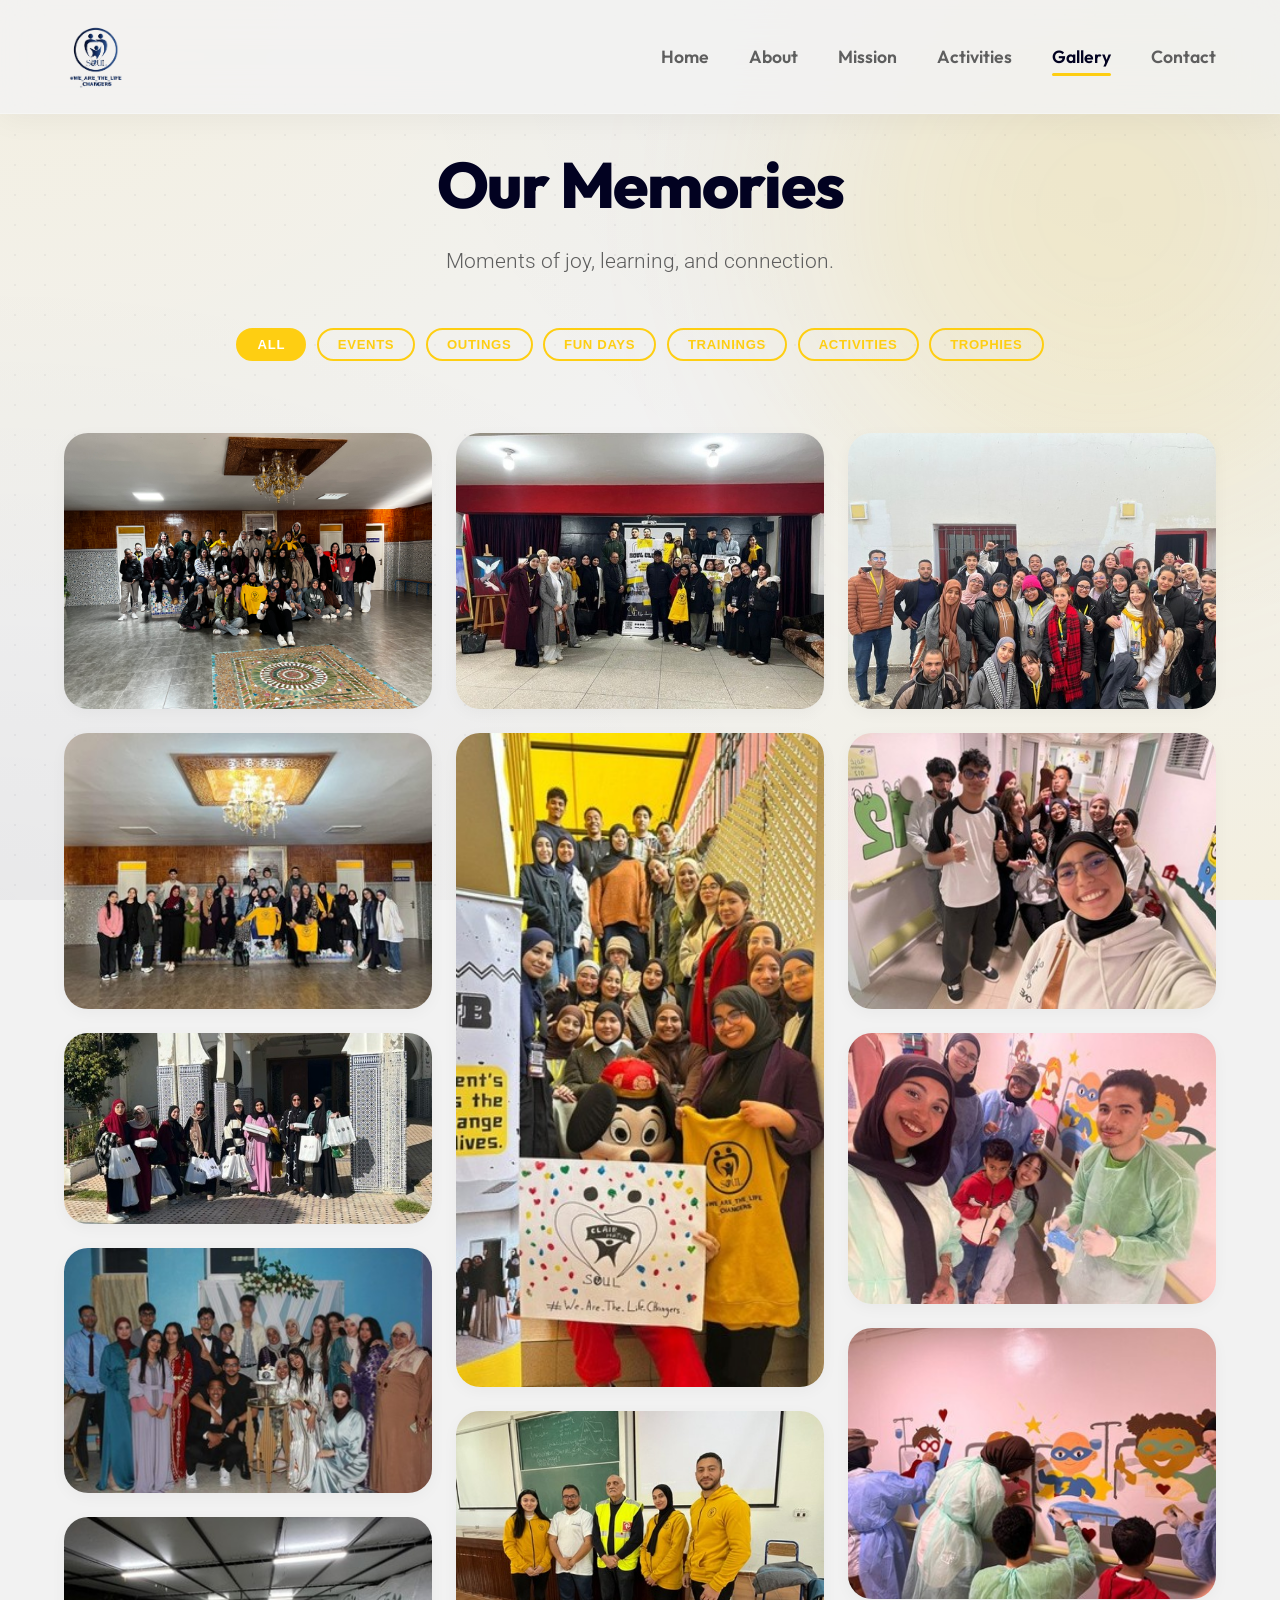
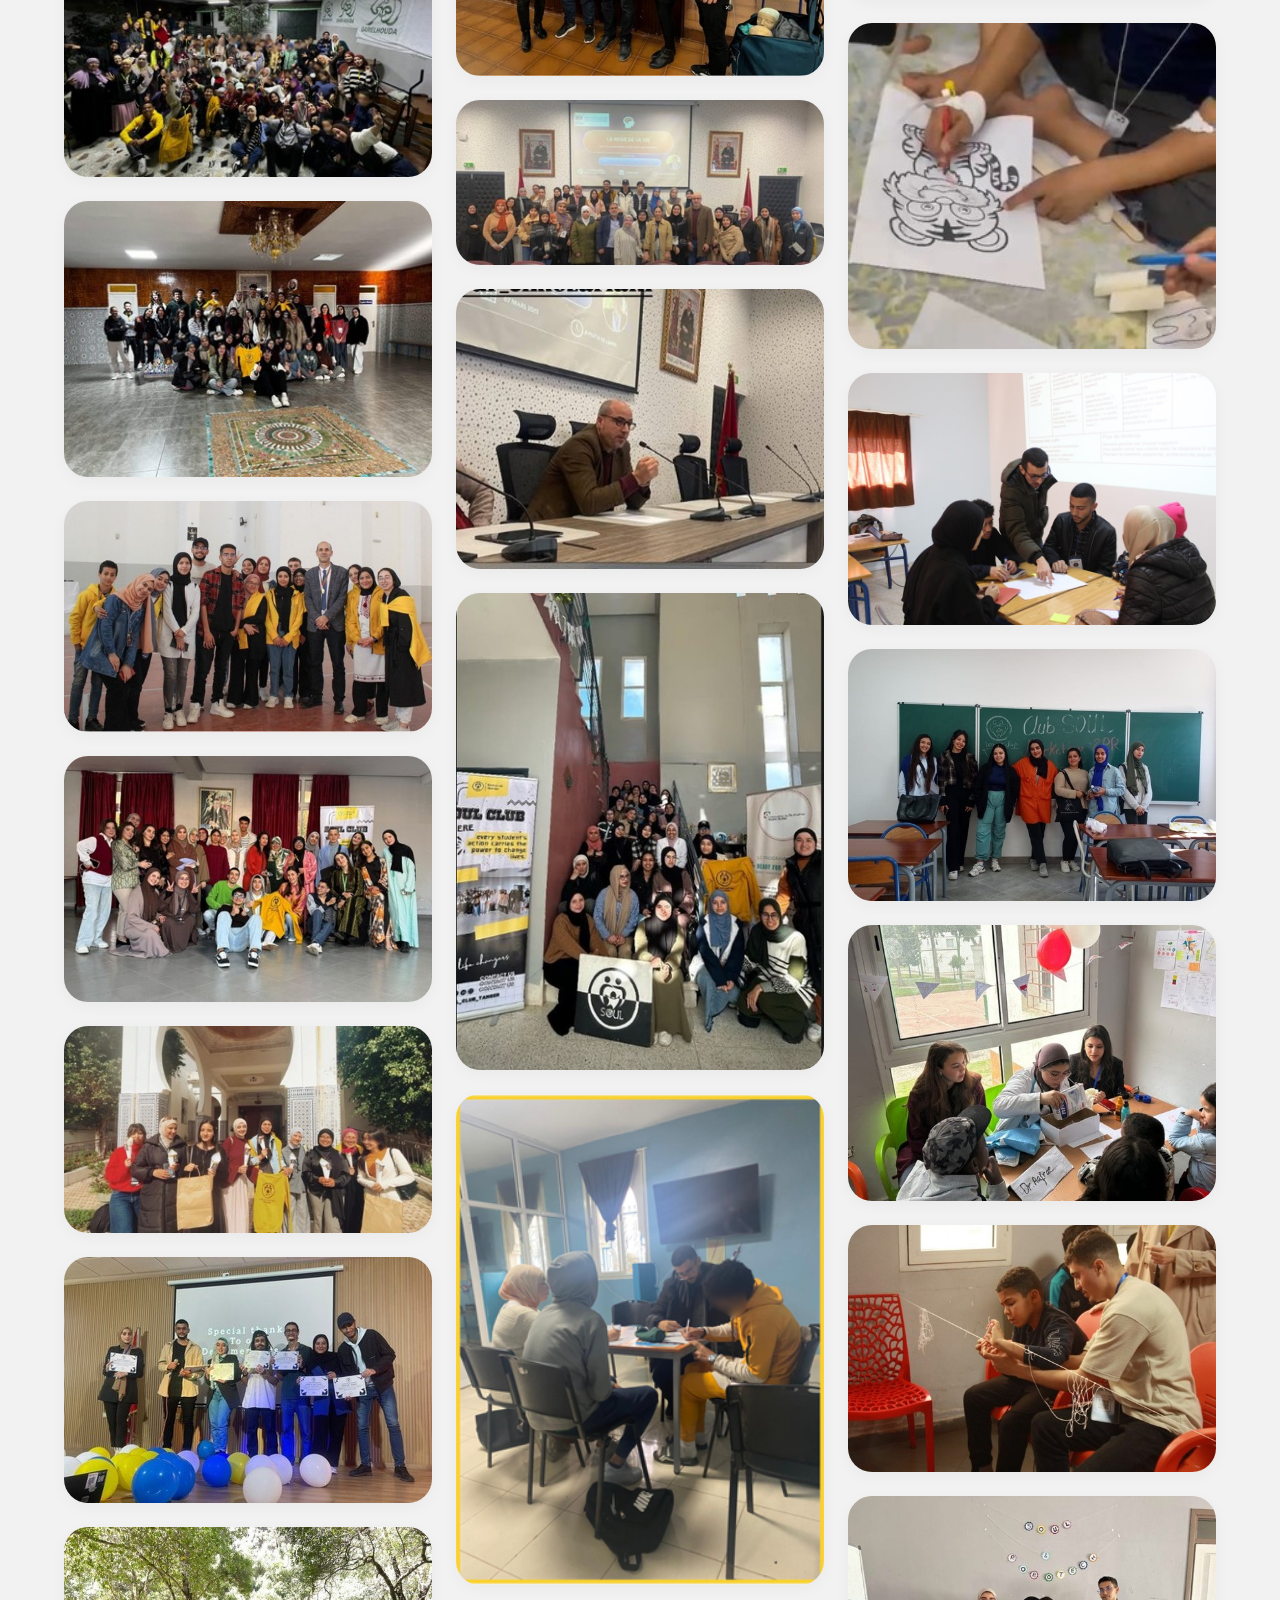
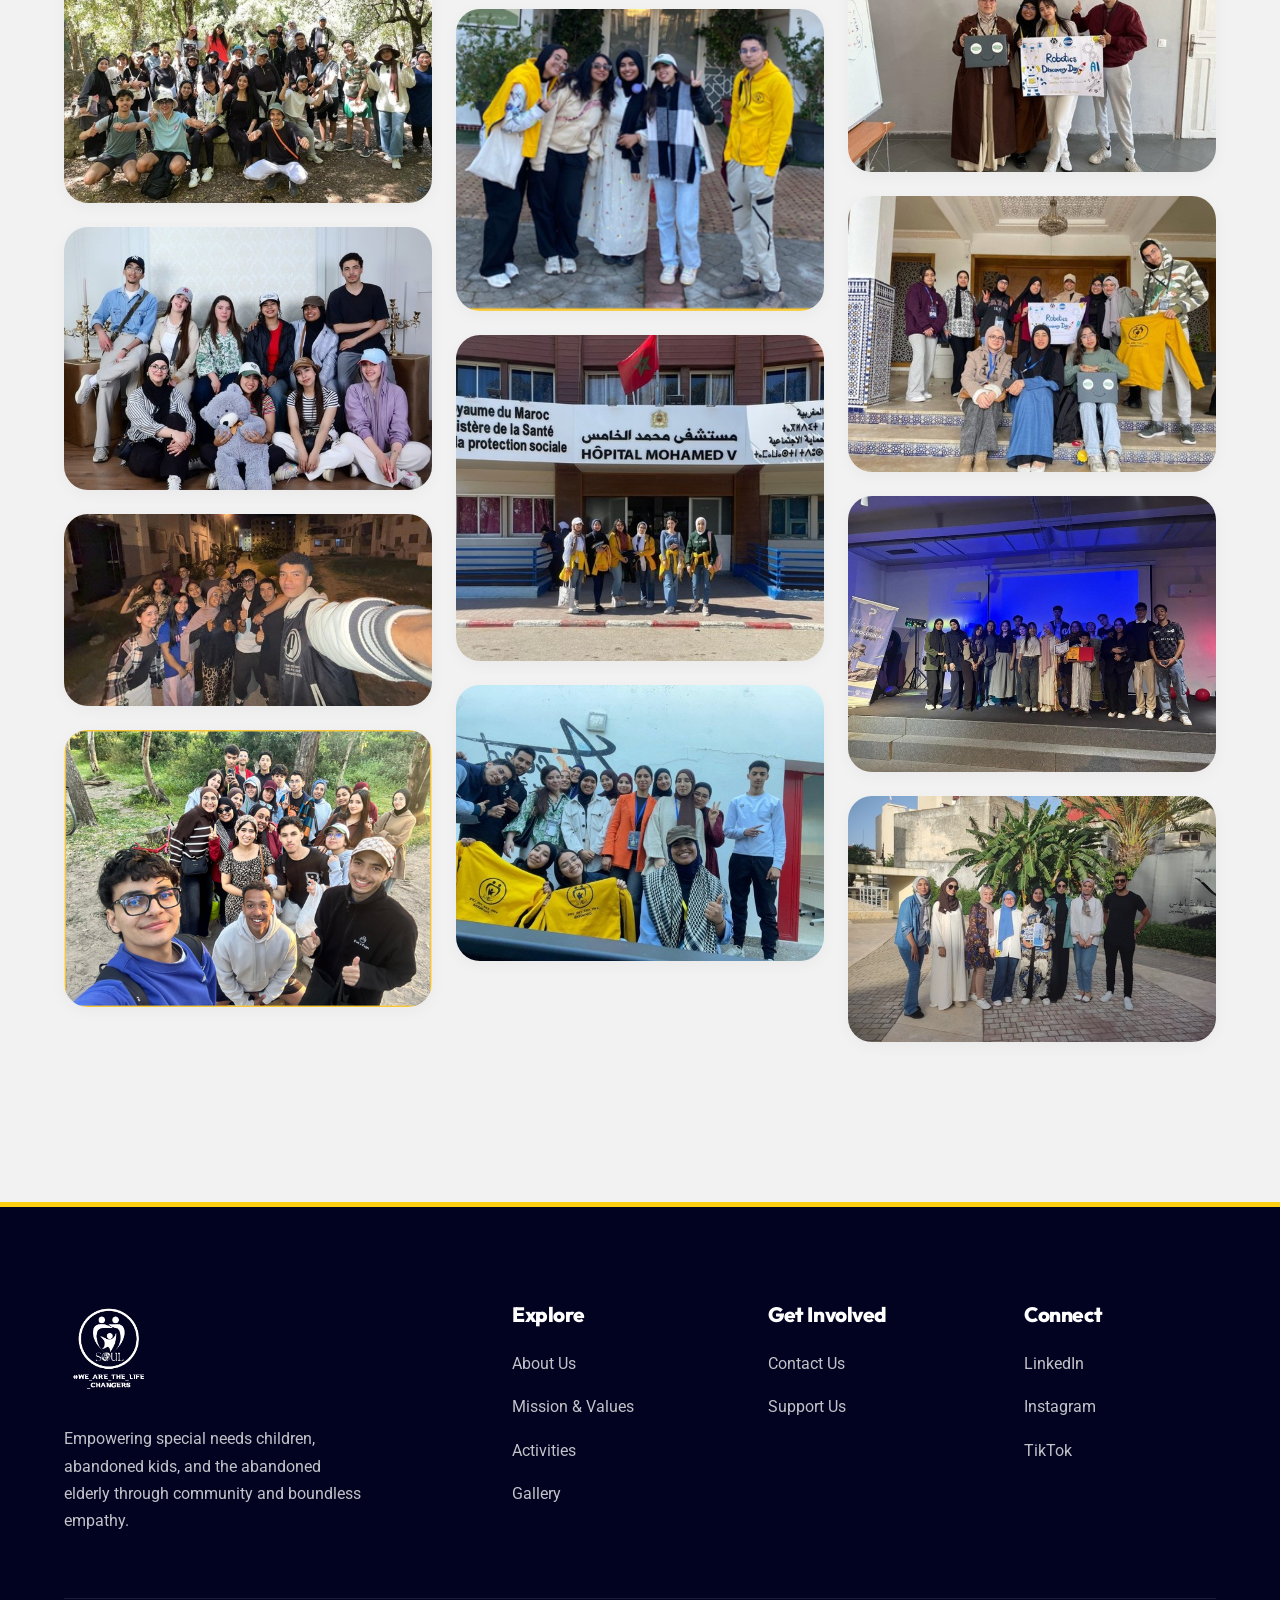
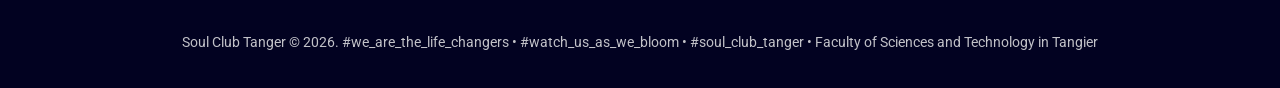
<file: gallery.html>
<!DOCTYPE html>
<html lang="en">

<head>
    <meta charset="UTF-8">
    <meta name="viewport" content="width=device-width, initial-scale=1.0">
    <title>Gallery | Soul Club Tanger</title>
    <link rel="stylesheet" href="styles.css">
    <link rel="icon" type="image/png" href="logo-soul/Logo%20blue-01.png">
    <style>
        .gallery-filters {
            display: flex;
            flex-wrap: wrap;
            justify-content: center;
            gap: 0.65rem;
            margin-bottom: 2.5rem;
        }
        .filter-btn {
            padding: 0.45rem 1.2rem;
            border: 2px solid var(--color-accent);
            border-radius: 50px;
            background: transparent;
            color: var(--color-accent);
            font-size: 0.82rem;
            font-weight: 600;
            letter-spacing: 0.05em;
            text-transform: uppercase;
            cursor: pointer;
            transition: all 0.25s ease;
        }
        .filter-btn:hover,
        .filter-btn.active {
            background: var(--color-accent);
            color: #fff;
        }
        .masonry-item {
            transition: opacity 0.3s ease, transform 0.3s ease;
        }
        .masonry-item.hidden {
            display: none;
        }
    </style>
</head>

<body>
    <nav class="navbar">
        <div class="container nav-container">
            <a href="index.html" class="logo"><img src="logo-soul/Logo%20blue-01.png" alt="Soul Club"
                    style="max-height: 65px; width: auto; object-fit: contain;"></a>
            <ul class="nav-links">
                <li><a href="index.html">Home</a></li>
                <li><a href="about.html">About</a></li>
                <li><a href="mission.html">Mission</a></li>
                <li><a href="activities.html">Activities</a></li>
                <li><a href="gallery.html" class="active">Gallery</a></li>
                <li><a href="contact.html">Contact</a></li>
            </ul>
            <div class="hamburger">
                <span></span><span></span><span></span>
            </div>
        </div>
    </nav>

    <section class="section" style="padding-top: 150px;">
        <div class="container">
            <h1 class="text-fluid-h2 text-center">Our Memories</h1>
            <p class="text-lead text-center margin-auto mb-3">Moments of joy, learning, and connection.</p>

            <!-- Filter Buttons -->
            <div class="gallery-filters">
                <button class="filter-btn active" data-filter="all">All</button>
                <button class="filter-btn" data-filter="events">Events</button>
                <button class="filter-btn" data-filter="outings">Outings</button>
                <button class="filter-btn" data-filter="fundays">Fun Days</button>
                <button class="filter-btn" data-filter="trainings">Trainings</button>
                <button class="filter-btn" data-filter="activities">Activities</button>
                <button class="filter-btn" data-filter="trophies">Trophies</button>
            </div>

            <div class="masonry-grid">

                <!-- Team -->
                <div class="masonry-item" data-category="activities">
                    <img src="pictures/the_team.jpg" alt="Soul Club Team">
                    <div class="masonry-overlay"><h4>The Team</h4></div>
                </div>

                <!-- Events -->
                <div class="masonry-item" data-category="events">
                    <img src="pictures/events%20(Kiswat%20al%20aid%202026).jpg" alt="Kiswat al Aid 2026">
                    <div class="masonry-overlay"><h4>Kiswat al Aid 2026</h4></div>
                </div>
                <div class="masonry-item" data-category="events">
                    <img src="pictures/events%20(Kiswat%20al%20aid%202025).jpg" alt="Kiswat al Aid 2025">
                    <div class="masonry-overlay"><h4>Kiswat al Aid 2025</h4></div>
                </div>
                <div class="masonry-item" data-category="events">
                    <img src="pictures/events%20(Soul%E2%80%99s%20birthday).jpg" alt="Soul's Birthday">
                    <div class="masonry-overlay"><h4>Soul's Birthday</h4></div>
                </div>
                <div class="masonry-item" data-category="events">
                    <img src="pictures/events%20(Cinema%20day).jpg" alt="Cinema Day">
                    <div class="masonry-overlay"><h4>Cinema Day</h4></div>
                </div>
                <div class="masonry-item" data-category="events">
                    <img src="pictures/events%20(PIZZA%20PARTY).jpg" alt="Pizza Party">
                    <div class="masonry-overlay"><h4>Pizza Party</h4></div>
                </div>
                <div class="masonry-item" data-category="events">
                    <img src="pictures/events%20(Ramadan%20tournament%202024).jpg" alt="Ramadan Tournament 2024">
                    <div class="masonry-overlay"><h4>Ramadan Tournament 2024</h4></div>
                </div>
                <div class="masonry-item" data-category="events">
                    <img src="pictures/events%20(Fi%209olobina%202).jpg" alt="Fi 9olobina">
                    <div class="masonry-overlay"><h4>Fi 9olobina</h4></div>
                </div>
                <div class="masonry-item" data-category="events">
                    <img src="pictures/events%20(8%20mars%20ds%20la%20maison%20de%20retraite).jpg" alt="8 Mars — Maison de Retraite">
                    <div class="masonry-overlay"><h4>8 Mars — Maison de Retraite</h4></div>
                </div>
                <div class="masonry-item" data-category="events">
                    <img src="pictures/events%20(Closing%202023).jpg" alt="Closing Ceremony 2023">
                    <div class="masonry-overlay"><h4>Closing Ceremony 2023</h4></div>
                </div>

                <!-- Outings -->
                <div class="masonry-item" data-category="outings">
                    <img src="pictures/outings%20(Akchour%20members%20picnic).jpg" alt="Akchour Picnic">
                    <div class="masonry-overlay"><h4>Akchour Members Picnic</h4></div>
                </div>
                <div class="masonry-item" data-category="outings">
                    <img src="pictures/outings%20(members%20picnic).jpg" alt="Members Picnic">
                    <div class="masonry-overlay"><h4>Members Picnic</h4></div>
                </div>
                <div class="masonry-item" data-category="outings">
                    <img src="pictures/outings%20(members%20picnic)%202.jpg" alt="Members Picnic 2">
                    <div class="masonry-overlay"><h4>Members Picnic</h4></div>
                </div>
                <div class="masonry-item" data-category="outings">
                    <img src="pictures/outings%20(members%20picnic)3.jpg.png" alt="Members Picnic 3">
                    <div class="masonry-overlay"><h4>Members Picnic</h4></div>
                </div>

                <!-- Fun Days -->
                <div class="masonry-item" data-category="fundays">
                    <img src="pictures/fun%20days%20(fun%20day%201%20College%20El%20akkad).jpg" alt="Fun Day — College El Akkad">
                    <div class="masonry-overlay"><h4>Fun Day — Collège El Akkad</h4></div>
                </div>
                <div class="masonry-item" data-category="fundays">
                    <img src="pictures/fun%20days%20(fun%20day%203%20Clair%20matin%20school).jpg" alt="Fun Day — Clair Matin School">
                    <div class="masonry-overlay"><h4>Fun Day — Clair Matin School</h4></div>
                </div>

                <!-- Trainings -->
                <div class="masonry-item" data-category="trainings">
                    <img src="pictures/Trainings%20(First%20aid%20training).jpg" alt="First Aid Training">
                    <div class="masonry-overlay"><h4>First Aid Training</h4></div>
                </div>
                <div class="masonry-item" data-category="trainings">
                    <img src="pictures/Trainings%20(Psy%20training).jpg" alt="Psychology Training">
                    <div class="masonry-overlay"><h4>Psychology Training</h4></div>
                </div>
                <div class="masonry-item" data-category="trainings">
                    <img src="pictures/Trainings%20(Psy%20training)2.jpg" alt="Psychology Training 2">
                    <div class="masonry-overlay"><h4>Psychology Training</h4></div>
                </div>
                <div class="masonry-item" data-category="trainings">
                    <img src="pictures/Trainings%20(Excel%20Training).jpg" alt="Excel Training">
                    <div class="masonry-overlay"><h4>Excel Training</h4></div>
                </div>

                <!-- Activities: Bright Minds & Gentil Prints -->
                <div class="masonry-item" data-category="activities">
                    <img src="pictures/Bright%20minds.png" alt="Bright Minds">
                    <div class="masonry-overlay"><h4>Bright Minds</h4></div>
                </div>
                <div class="masonry-item" data-category="activities">
                    <img src="pictures/Bright%20minds%202.png" alt="Bright Minds 2">
                    <div class="masonry-overlay"><h4>Bright Minds</h4></div>
                </div>
                <div class="masonry-item" data-category="activities">
                    <img src="pictures/Gentil%20prints(visite%20CHU).jpg" alt="Gentil Prints — CHU Visit">
                    <div class="masonry-overlay"><h4>Gentil Prints — CHU Visit</h4></div>
                </div>
                <div class="masonry-item" data-category="activities">
                    <img src="pictures/Gentil%20prints(workshop%20avec%20les%20autistes%20et%20les%20handicapes).jpg" alt="Gentil Prints Workshop">
                    <div class="masonry-overlay"><h4>Gentil Prints — Workshop</h4></div>
                </div>
                <div class="masonry-item" data-category="activities">
                    <img src="pictures/Gentil%20prints(workshop%20avec%20les%20autistes%20et%20les%20handicapes)%202.jpg" alt="Gentil Prints Workshop 2">
                    <div class="masonry-overlay"><h4>Gentil Prints — Workshop</h4></div>
                </div>
                <div class="masonry-item" data-category="activities">
                    <img src="pictures/Gentil%20prints(R%C3%A9novation%20du%20secteur%20de%20p%C3%A9diatrie).jpg" alt="Gentil Prints — Paediatric Renovation">
                    <div class="masonry-overlay"><h4>Gentil Prints — Paediatric Ward</h4></div>
                </div>
                <div class="masonry-item" data-category="activities">
                    <img src="pictures/Gentil%20prints(R%C3%A9novation%20du%20secteur%20de%20p%C3%A9diatrie)%202.jpg" alt="Gentil Prints — Paediatric Renovation 2">
                    <div class="masonry-overlay"><h4>Gentil Prints — Paediatric Ward</h4></div>
                </div>
                <div class="masonry-item" data-category="activities">
                    <img src="pictures/Gentil%20prints(R%C3%A9novation%20du%20secteur%20de%20p%C3%A9diatrie)%203.jpg" alt="Gentil Prints — Paediatric Renovation 3">
                    <div class="masonry-overlay"><h4>Gentil Prints — Paediatric Ward</h4></div>
                </div>
                <div class="masonry-item" data-category="activities">
                    <img src="pictures/Gentil%20prints(R%C3%A9novation%20du%20secteur%20de%20p%C3%A9diatrie)%204.jpg" alt="Gentil Prints — Paediatric Renovation 4">
                    <div class="masonry-overlay"><h4>Gentil Prints — Paediatric Ward</h4></div>
                </div>
                <div class="masonry-item" data-category="activities">
                    <img src="pictures/Sponsoring%20workshop%20(BMC).jpg" alt="Sponsoring Workshop BMC">
                    <div class="masonry-overlay"><h4>Sponsoring Workshop — BMC</h4></div>
                </div>
                <div class="masonry-item" data-category="activities">
                    <img src="pictures/Sponsoring%20workshop%20(weekly%20workshop).jpg" alt="Weekly Sponsoring Workshop">
                    <div class="masonry-overlay"><h4>Weekly Sponsoring Workshop</h4></div>
                </div>
                <div class="masonry-item" data-category="activities">
                    <img src="pictures/AcTIVITIeS%20(Orientation).jpg" alt="Orientation Activity">
                    <div class="masonry-overlay"><h4>Orientation Session</h4></div>
                </div>
                <div class="masonry-item" data-category="activities">
                    <img src="pictures/AcTIVITIeS%20(Orientation)%202.jpg" alt="Orientation Activity 2">
                    <div class="masonry-overlay"><h4>Orientation Session</h4></div>
                </div>
                <div class="masonry-item" data-category="activities">
                    <img src="pictures/AcTIVITIeS%20(Robotic%20sessions).jpg" alt="Robotic Sessions">
                    <div class="masonry-overlay"><h4>Robotic Sessions</h4></div>
                </div>
                <div class="masonry-item" data-category="activities">
                    <img src="pictures/AcTIVITIeS%20(Robotic%20sessions)%202.jpg" alt="Robotic Sessions 2">
                    <div class="masonry-overlay"><h4>Robotic Sessions</h4></div>
                </div>

                <!-- Trophies -->
                <div class="masonry-item" data-category="trophies">
                    <img src="pictures/TrOPhY(3%20eme%20place%20video%20metrage%20Cineflash).jpg" alt="3rd Place Cineflash">
                    <div class="masonry-overlay"><h4>3rd Place — Cineflash Film Festival</h4></div>
                </div>
                <div class="masonry-item" data-category="trophies">
                    <img src="pictures/TrOPhY(Tangier%20Volunteering%20and%20Initiative%20Forum).jpg" alt="Tangier Volunteering Forum Trophy">
                    <div class="masonry-overlay"><h4>Tangier Volunteering &amp; Initiative Forum</h4></div>
                </div>

            </div>
        </div>
    </section>

    <!-- Footer -->
    <footer class="premium-footer">
        <div class="container">
            <div class="footer-grid">
                <div class="footer-brand">
                    <a href="index.html" class="logo"><img src="logo-soul/Logo%20white-01.png" alt="Soul Club"
                            style="max-height: 90px; width: auto; object-fit: contain; margin-bottom: 0.5rem;"></a>
                    <p style="margin-top: 1rem; max-width: 300px;">Empowering special needs children, abandoned kids,
                        and the abandoned elderly through community and boundless empathy.</p>
                </div>
                <div>
                    <h4 class="footer-heading">Explore</h4>
                    <ul class="footer-links">
                        <li><a href="about.html">About Us</a></li>
                        <li><a href="mission.html">Mission &amp; Values</a></li>
                        <li><a href="activities.html">Activities</a></li>
                        <li><a href="gallery.html">Gallery</a></li>
                    </ul>
                </div>
                <div>
                    <h4 class="footer-heading">Get Involved</h4>
                    <ul class="footer-links">
                        <li><a href="contact.html">Contact Us</a></li>
                        <li><a href="donate.html">Support Us</a></li>
                    </ul>
                </div>
                <div>
                    <h4 class="footer-heading">Connect</h4>
                    <ul class="footer-links">
                        <li><a href="https://www.linkedin.com/company/soul-club-tanger/" target="_blank">LinkedIn</a></li>
                        <li><a href="https://www.instagram.com/soul_club_tanger/" target="_blank">Instagram</a></li>
                        <li><a href="https://www.tiktok.com/@soul_club_tanger1" target="_blank">TikTok</a></li>
                    </ul>
                </div>
            </div>
            <div class="footer-bottom">
                <p>Soul Club Tanger &copy; 2026. #we_are_the_life_changers &bull; #watch_us_as_we_bloom &bull;
                    #soul_club_tanger &bull; Faculty of Sciences and Technology in Tangier</p>
            </div>
        </div>
    </footer>

    <script src="script.js"></script>
    <script>
        // Gallery Filter
        const filterBtns = document.querySelectorAll('.filter-btn');
        const items = document.querySelectorAll('.masonry-item');

        filterBtns.forEach(btn => {
            btn.addEventListener('click', () => {
                filterBtns.forEach(b => b.classList.remove('active'));
                btn.classList.add('active');
                const filter = btn.dataset.filter;
                items.forEach(item => {
                    if (filter === 'all' || item.dataset.category === filter) {
                        item.classList.remove('hidden');
                    } else {
                        item.classList.add('hidden');
                    }
                });
            });
        });
    </script>
</body>

</html>
</file>
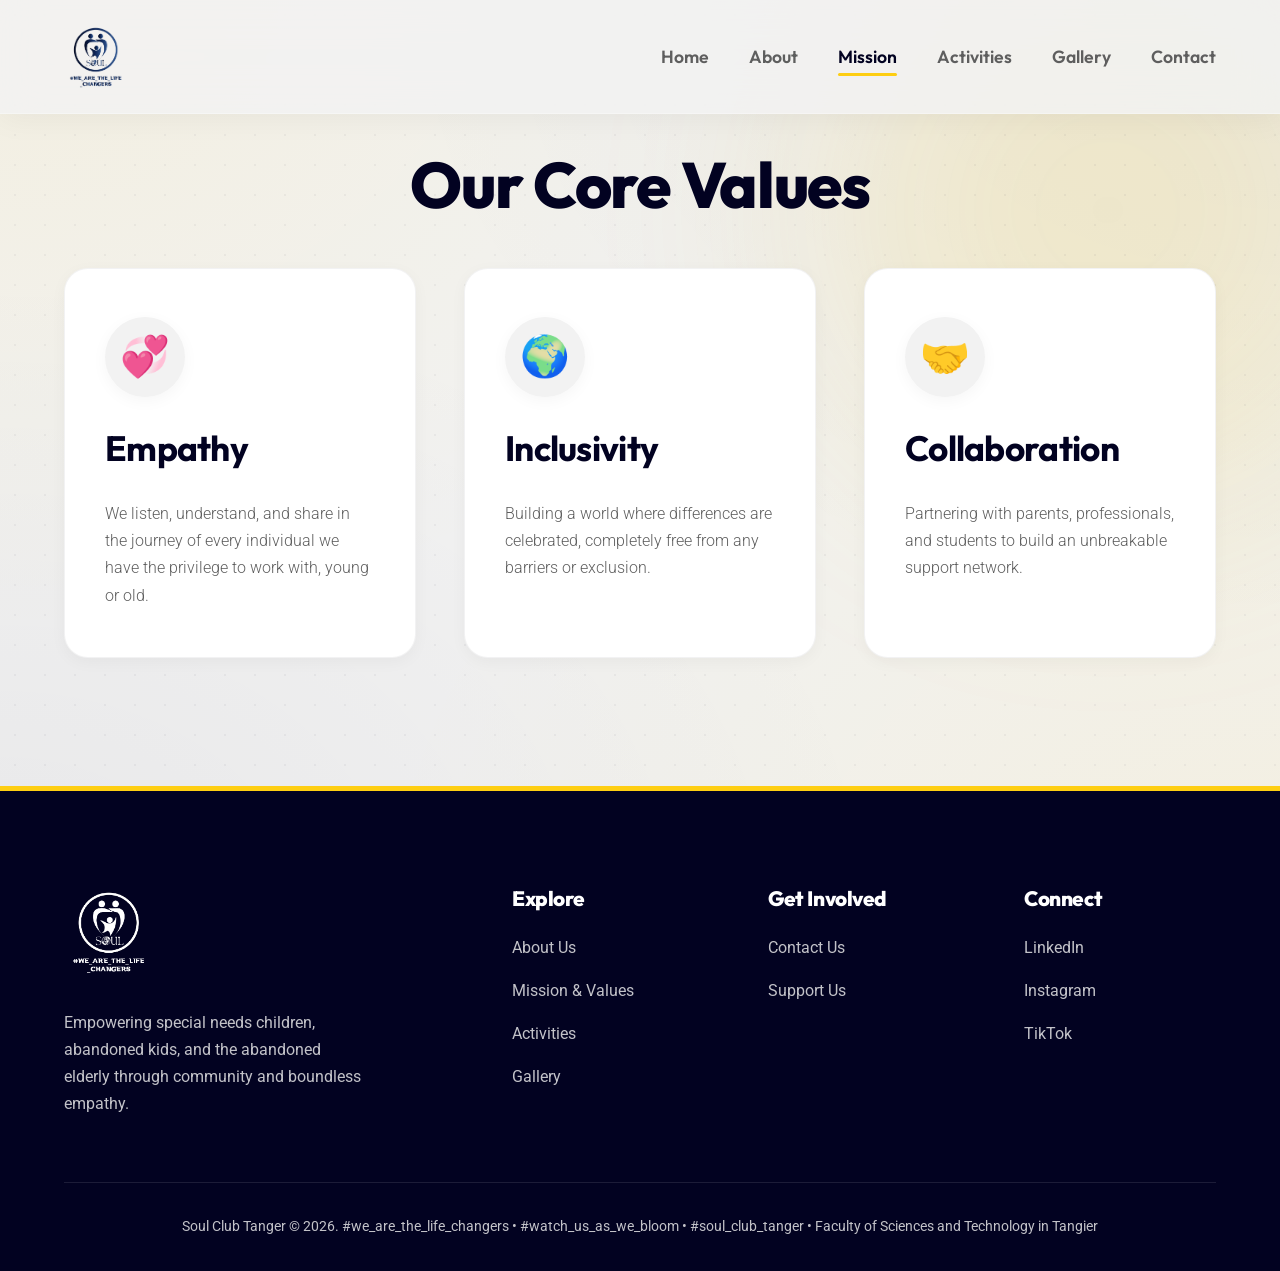
<file: mission.html>
<!DOCTYPE html>
<html lang="en">

<head>
    <meta charset="UTF-8">
    <meta name="viewport" content="width=device-width, initial-scale=1.0">
    <title>Mission | Soul Club Tanger</title>
    <link rel="stylesheet" href="styles.css">
    <link rel="icon" type="image/png" href="logo-soul/Logo%20blue-01.png">
</head>

<body>
    <nav class="navbar">
        <div class="container nav-container">
            <a href="index.html" class="logo"><img src="logo-soul/Logo%20blue-01.png" alt="Soul Club"
                    style="max-height: 65px; width: auto; object-fit: contain;"></a>
            <ul class="nav-links">
                <li><a href="index.html">Home</a></li>
                <li><a href="about.html">About</a></li>
                <li><a href="mission.html" class="active">Mission</a></li>
                <li><a href="activities.html">Activities</a></li>
                <li><a href="gallery.html">Gallery</a></li>
                <li><a href="contact.html">Contact</a></li>
            </ul>
            <div class="hamburger">
                <span></span><span></span><span></span>
            </div>
        </div>
    </nav>

    <section class="section" style="padding-top: 150px;">
        <div class="container">
            <h1 class="text-fluid-h2 text-center mb-3">Our Core Values</h1>
            <div class="premium-grid">
                <div class="premium-card">
                    <div class="icon-wrapper">💞</div>
                    <h3 class="text-fluid-h3 mb-2">Empathy</h3>
                    <p class="text-lead" style="font-size: 1rem;">We listen, understand, and share in the journey of
                        every individual we have the privilege to work with, young or old.</p>
                </div>
                <div class="premium-card">
                    <div class="icon-wrapper">🌍</div>
                    <h3 class="text-fluid-h3 mb-2">Inclusivity</h3>
                    <p class="text-lead" style="font-size: 1rem;">Building a world where differences are celebrated,
                        completely free from any barriers or exclusion.</p>
                </div>
                <div class="premium-card">
                    <div class="icon-wrapper">🤝</div>
                    <h3 class="text-fluid-h3 mb-2">Collaboration</h3>
                    <p class="text-lead" style="font-size: 1rem;">Partnering with parents, professionals, and students
                        to build an unbreakable support network.</p>
                </div>
            </div>
        </div>
    </section>

    <!-- Footer -->
    <footer class="premium-footer">
        <div class="container">
            <div class="footer-grid">
                <div class="footer-brand">
                    <a href="index.html" class="logo"><img src="logo-soul/Logo%20white-01.png" alt="Soul Club"
                            style="max-height: 90px; width: auto; object-fit: contain; margin-bottom: 0.5rem;"></a>
                    <p style="margin-top: 1rem; max-width: 300px;">Empowering special needs children, abandoned kids,
                        and the abandoned elderly through community and boundless empathy.</p>
                </div>
                <div>
                    <h4 class="footer-heading">Explore</h4>
                    <ul class="footer-links">
                        <li><a href="about.html">About Us</a></li>
                        <li><a href="mission.html">Mission & Values</a></li>
                        <li><a href="activities.html">Activities</a></li>
                        <li><a href="gallery.html">Gallery</a></li>
                    </ul>
                </div>
                <div>
                    <h4 class="footer-heading">Get Involved</h4>
                    <ul class="footer-links">
                        <li><a href="contact.html">Contact Us</a></li>
                        <li><a href="donate.html">Support Us</a></li>
                    </ul>
                </div>
                <div>
                    <h4 class="footer-heading">Connect</h4>
                    <ul class="footer-links">
                        <li><a href="https://www.linkedin.com/company/soul-club-tanger/" target="_blank">LinkedIn</a>
                        </li>
                        <li><a href="https://www.instagram.com/soul_club_tanger/" target="_blank">Instagram</a></li>
                        <li><a href="https://www.tiktok.com/@soul_club_tanger1" target="_blank">TikTok</a></li>
                    </ul>
                </div>
            </div>
            <div class="footer-bottom">
                <p>Soul Club Tanger &copy; 2026. #we_are_the_life_changers &bull; #watch_us_as_we_bloom &bull;
                    #soul_club_tanger &bull; Faculty of Sciences and Technology in Tangier</p>
            </div>
        </div>
    </footer>

    <script src="script.js"></script>
</body>

</html>
</file>
<file: styles.css>
/* ==========================================================================
   SOUL CLUB PREMIUM STYLESHEET
   ========================================================================== */

@import url('https://fonts.googleapis.com/css2?family=Outfit:wght@300;400;600;800;900&family=Roboto:wght@300;400;500&display=swap');

:root {
  /* Premium Palette */
  --color-bg-primary: #f2f2f2;
  --color-bg-secondary: #eaeaeb;
  --color-deep: #020221;
  --color-accent: #fece12;
  --color-text-main: #020221;
  --color-text-muted: #5e5e5e;
  --color-white: #ffffff;

  /* Elevational Shadows */
  --shadow-sm: 0 4px 16px rgba(2, 2, 33, 0.04);
  --shadow-md: 0 12px 30px rgba(2, 2, 33, 0.08);
  --shadow-lg: 0 24px 50px rgba(2, 2, 33, 0.15);
  --shadow-glow: 0 10px 30px rgba(254, 206, 18, 0.4);

  /* Typography */
  --font-display: 'Outfit', sans-serif;
  --font-body: 'Roboto', sans-serif;

  /* Utilities */
  --transition-smooth: all 0.4s cubic-bezier(0.16, 1, 0.3, 1);
  --transition-bounce: all 0.5s cubic-bezier(0.34, 1.56, 0.64, 1);
  --radius-sm: 12px;
  --radius-md: 24px;
  --radius-pill: 100px;
}

/* ==========================================================================
   RESET & BASE SETUP
   ========================================================================== */

* {
  margin: 0;
  padding: 0;
  box-sizing: border-box;
}

html {
  scroll-behavior: smooth;
  font-size: 16px;
}

body {
  font-family: var(--font-body);
  background-color: var(--color-bg-primary);
  /* Premium Mesh Gradient Background */
  background-image:
    radial-gradient(at 0% 0%, hsla(47, 99%, 53%, 0.08) 0px, transparent 50%),
    radial-gradient(at 100% 0%, hsla(240, 89%, 7%, 0.04) 0px, transparent 50%),
    radial-gradient(at 100% 100%, hsla(47, 99%, 53%, 0.08) 0px, transparent 50%),
    radial-gradient(at 0% 100%, hsla(240, 89%, 7%, 0.04) 0px, transparent 50%);
  background-attachment: fixed;
  color: var(--color-text-main);
  line-height: 1.7;
  overflow-x: hidden;
  -webkit-font-smoothing: antialiased;
  -moz-osx-font-smoothing: grayscale;
}

/* Animated Glow Blob for Dynamic Feel */
body::before {
  content: "";
  position: fixed;
  width: 50vw;
  height: 50vw;
  max-width: 600px;
  max-height: 600px;
  background: var(--color-accent);
  border-radius: 50%;
  filter: blur(120px);
  opacity: 0.15;
  top: -10%;
  right: -10%;
  z-index: -2;
  animation: blob-float 25s ease-in-out infinite alternate;
  pointer-events: none;
}

/* Subtle Dotted Pattern Overlay */
body::after {
  content: "";
  position: fixed;
  top: 0;
  left: 0;
  width: 100%;
  height: 100%;
  background-image: radial-gradient(rgba(2, 2, 33, 0.04) 1px, transparent 1px);
  background-size: 30px 30px;
  z-index: -1;
  pointer-events: none;
}

h1,
h2,
h3,
h4,
h5,
h6 {
  font-family: var(--font-display);
  font-weight: 800;
  line-height: 1.1;
  color: var(--color-deep);
  letter-spacing: -0.02em;
}

a {
  text-decoration: none;
  color: inherit;
  transition: var(--transition-smooth);
}

ul {
  list-style: none;
}

img {
  max-width: 100%;
  height: auto;
  display: block;
}

/* ==========================================================================
   TYPOGRAPHY
   ========================================================================== */

.text-fluid-hero {
  font-size: clamp(3rem, 8vw, 6.5rem);
  font-weight: 900;
  line-height: 1.05;
  letter-spacing: -0.03em;
}

.text-fluid-h2 {
  font-size: clamp(2.5rem, 5vw, 4rem);
  font-weight: 800;
  margin-bottom: 1.5rem;
}

.text-fluid-h3 {
  font-size: clamp(1.5rem, 3vw, 2.2rem);
  font-weight: 700;
}

.text-lead {
  font-size: clamp(1.1rem, 2vw, 1.3rem);
  color: var(--color-text-muted);
  font-weight: 300;
  max-width: 600px;
}

.text-highlight {
  color: var(--color-accent);
  position: relative;
  display: inline-block;
}

/* ==========================================================================
   UTILITY CLASSES
   ========================================================================== */

.container {
  width: 100%;
  max-width: 1400px;
  margin: 0 auto;
  padding: 0 5%;
}

.section {
  padding: 8rem 0;
  position: relative;
}

.section-dark {
  background-color: var(--color-deep);
  color: var(--color-bg-primary);
}

.section-dark h2,
.section-dark h3 {
  color: var(--color-bg-primary);
}

.section-dark .text-lead {
  color: rgba(242, 242, 242, 0.7);
}

.text-center {
  text-align: center;
}

.margin-auto {
  margin: 0 auto;
}

.mb-2 {
  margin-bottom: 2rem;
}

.mb-3 {
  margin-bottom: 3rem;
}

.mt-3 {
  margin-top: 3rem;
}

/* ==========================================================================
   BUTTONS
   ========================================================================== */

.btn {
  display: inline-flex;
  align-items: center;
  justify-content: center;
  padding: 1rem 2.5rem;
  border-radius: var(--radius-pill);
  font-family: var(--font-display);
  font-weight: 700;
  font-size: 1.1rem;
  letter-spacing: 0.5px;
  border: none;
  cursor: pointer;
  transition: var(--transition-bounce);
  text-transform: uppercase;
  position: relative;
  overflow: hidden;
  z-index: 1;
}

.btn::before {
  content: '';
  position: absolute;
  top: 0;
  left: 0;
  width: 100%;
  height: 100%;
  background: rgba(255, 255, 255, 0.1);
  transform: translateY(100%);
  transition: var(--transition-smooth);
  z-index: -1;
}

.btn:hover::before {
  transform: translateY(0);
}

.btn:hover {
  transform: translateY(-4px) scale(1.02);
}

.btn:active {
  transform: translateY(0) scale(0.98);
}

.btn-primary {
  background-color: var(--color-deep);
  color: var(--color-white);
  box-shadow: var(--shadow-md);
}

.btn-primary:hover {
  box-shadow: var(--shadow-lg);
}

.btn-accent {
  background-color: var(--color-accent);
  color: var(--color-deep);
  box-shadow: var(--shadow-glow);
}

.btn-accent:hover {
  box-shadow: 0 15px 40px rgba(254, 206, 18, 0.6);
}

/* ==========================================================================
   NAVIGATION (GLASSMORPHISM)
   ========================================================================== */

.navbar {
  position: fixed;
  top: 0;
  left: 0;
  width: 100%;
  padding: 1.5rem 0;
  background: rgba(242, 242, 242, 0.85);
  /* Frosty Background */
  backdrop-filter: blur(20px);
  -webkit-backdrop-filter: blur(20px);
  z-index: 1000;
  transition: var(--transition-smooth);
  box-shadow: 0 4px 30px rgba(2, 2, 33, 0.05);
  border-bottom: 1px solid rgba(255, 255, 255, 0.3);
}

.nav-container {
  display: flex;
  justify-content: space-between;
  align-items: center;
}

.logo {
  font-family: var(--font-display);
  font-size: 1.8rem;
  font-weight: 900;
  color: var(--color-deep);
  display: flex;
  align-items: center;
  gap: 0.5rem;
}

.logo span {
  color: var(--color-accent);
}

.nav-links {
  display: flex;
  gap: 2.5rem;
  align-items: center;
}

.nav-links a {
  font-family: var(--font-display);
  font-weight: 600;
  color: var(--color-text-muted);
  font-size: 1.1rem;
  position: relative;
  padding: 0.5rem 0;
}

.nav-links a:hover,
.nav-links a.active {
  color: var(--color-deep);
}

.nav-links a::after {
  content: '';
  position: absolute;
  bottom: 0;
  left: 0;
  width: 0;
  height: 3px;
  background-color: var(--color-accent);
  transition: var(--transition-bounce);
  border-radius: 3px;
}

.nav-links a:hover::after,
.nav-links a.active::after {
  width: 100%;
}

.hamburger {
  display: none;
  cursor: pointer;
}

.hamburger span {
  display: block;
  width: 30px;
  height: 3px;
  background-color: var(--color-deep);
  margin: 6px 0;
  transition: var(--transition-smooth);
  border-radius: 3px;
}

/* ==========================================================================
   DYNAMIC HERO SECTION
   ========================================================================== */

.hero {
  height: 100vh;
  min-height: 800px;
  display: flex;
  align-items: center;
  position: relative;
  overflow: hidden;
  padding-top: 80px;
  /* Offset for navbar */
}

.hero-bg {
  position: absolute;
  top: 0;
  left: 0;
  width: 100%;
  height: 100%;
  z-index: -2;
}

.hero-bg img {
  width: 100%;
  height: 100%;
  object-fit: cover;
  transform: scale(1.05);
  /* Slight scale for parallax trick / loading animation */
  animation: slowZoom 20s ease-out infinite alternate;
}

.hero-overlay {
  position: absolute;
  top: 0;
  left: 0;
  width: 100%;
  height: 100%;
  background: linear-gradient(135deg, rgba(2, 2, 33, 0.9) 0%, rgba(2, 2, 33, 0.4) 100%);
  z-index: -1;
  backdrop-filter: blur(2px);
  /* Slight blur to background for premium soft depth */
}

.hero-content {
  max-width: 800px;
  color: var(--color-white);
  padding-left: 5%;
  z-index: 1;
}

.hero-content h1 {
  color: var(--color-white);
  margin-bottom: 1.5rem;
  text-shadow: 0 10px 30px rgba(0, 0, 0, 0.5);
  animation: heroRevealUp 1s cubic-bezier(0.16, 1, 0.3, 1) forwards;
  opacity: 0;
  transform: translateY(40px);
}

.hero-content p {
  color: rgba(242, 242, 242, 0.9);
  font-size: clamp(1.2rem, 2vw, 1.5rem);
  font-weight: 300;
  margin-bottom: 3rem;
  max-width: 600px;
  animation: heroRevealUp 1s cubic-bezier(0.16, 1, 0.3, 1) 0.2s forwards;
  opacity: 0;
  transform: translateY(40px);
}

.hero-buttons {
  display: flex;
  gap: 1.5rem;
  animation: heroRevealUp 1s cubic-bezier(0.16, 1, 0.3, 1) 0.4s forwards;
  opacity: 0;
  transform: translateY(40px);
}

/* ==========================================================================
   GRID CARDS & FLOATING EFFECTS
   ========================================================================== */

.premium-grid {
  display: grid;
  grid-template-columns: repeat(auto-fit, minmax(320px, 1fr));
  gap: 3rem;
}

.premium-card {
  background: var(--color-white);
  color: var(--color-text-main);
  border-radius: var(--radius-md);
  padding: 3rem 2.5rem;
  box-shadow: var(--shadow-sm);
  transition: var(--transition-bounce);
  position: relative;
  overflow: hidden;
  z-index: 1;
  border: 1px solid rgba(2, 2, 33, 0.05);
}

.premium-card h2,
.premium-card h3 {
  color: var(--color-deep) !important;
}

.premium-card .text-lead {
  color: var(--color-text-muted) !important;
}

.premium-card::before {
  content: '';
  position: absolute;
  top: 0;
  left: 0;
  width: 100%;
  height: 6px;
  background: var(--color-accent);
  transform: scaleX(0);
  transform-origin: left;
  transition: var(--transition-smooth);
}

.premium-card:hover {
  transform: translateY(-15px);
  box-shadow: var(--shadow-lg);
}

.premium-card:hover::before {
  transform: scaleX(1);
}

.icon-wrapper {
  width: 80px;
  height: 80px;
  background: var(--color-bg-primary);
  border-radius: 50%;
  display: flex;
  align-items: center;
  justify-content: center;
  font-size: 2.5rem;
  margin-bottom: 2rem;
  color: var(--color-deep);
  box-shadow: var(--shadow-sm);
  transition: var(--transition-bounce);
}

.premium-card:hover .icon-wrapper {
  background: var(--color-accent);
  transform: scale(1.1) rotate(5deg);
}

/* ==========================================================================
   ACTIVITY ROWS (REPLACES VERTICAL GRID CARDS)
   ========================================================================== */

.activities-list {
  display: flex;
  flex-direction: column;
  gap: 3.5rem;
  max-width: 1200px;
  margin: 0 auto;
}

.activity-row {
  display: flex;
  background: var(--color-white);
  border-radius: var(--radius-md);
  overflow: hidden;
  box-shadow: var(--shadow-sm);
  transition: var(--transition-bounce);
  border: 1px solid rgba(2, 2, 33, 0.05);
  min-height: 380px;
  position: relative;
}

.activity-row::before {
  content: '';
  position: absolute;
  top: 0;
  left: 0;
  width: 100%;
  height: 6px;
  background: var(--color-accent);
  transform: scaleX(0);
  transform-origin: left;
  transition: var(--transition-smooth);
  z-index: 5;
}

.activity-row:hover {
  transform: translateY(-10px);
  box-shadow: var(--shadow-lg);
}

.activity-row:hover::before {
  transform: scaleX(1);
}

.activity-row .activity-image-wrapper {
  width: 45%;
  flex-shrink: 0;
  position: relative;
  overflow: hidden;
  border-right: 5px solid var(--color-accent);
}

.activity-row.row-reverse {
  flex-direction: row-reverse;
}

.activity-row.row-reverse .activity-image-wrapper {
  border-right: none;
  border-left: 5px solid var(--color-accent);
}

.activity-row .activity-image-wrapper img {
  width: 100%;
  height: 100%;
  object-fit: cover;
  transition: transform 0.8s cubic-bezier(0.16, 1, 0.3, 1);
}

.activity-row:hover .activity-image-wrapper img {
  transform: scale(1.08);
}

/* Image dark gradient overlay */
.activity-row .activity-image-wrapper::after {
  content: '';
  position: absolute;
  inset: 0;
  background: linear-gradient(to right, rgba(2, 2, 33, 0.2), transparent);
  pointer-events: none;
  transition: var(--transition-smooth);
}

.activity-row.row-reverse .activity-image-wrapper::after {
  background: linear-gradient(to left, rgba(2, 2, 33, 0.2), transparent);
}

.activity-row:hover .activity-image-wrapper::after {
  opacity: 0.4;
}

.activity-row .activity-info {
  width: 55%;
  padding: 3.5rem 4rem;
  display: flex;
  flex-direction: column;
  justify-content: center;
}

.activity-row.no-image .activity-info {
  width: 100%;
  padding: 4rem 5rem;
}

.activity-badge {
  display: inline-block;
  align-self: flex-start;
  padding: 0.35rem 1rem;
  font-family: var(--font-display);
  font-size: 0.8rem;
  font-weight: 700;
  letter-spacing: 0.1em;
  text-transform: uppercase;
  background-color: rgba(254, 206, 18, 0.15);
  color: var(--color-deep);
  border-radius: var(--radius-pill);
  margin-bottom: 1.25rem;
  border: 1px solid rgba(254, 206, 18, 0.3);
}

.activity-title {
  font-family: var(--font-display);
  font-size: clamp(1.6rem, 3vw, 2.2rem);
  font-weight: 800;
  color: var(--color-deep);
  margin-bottom: 1.25rem;
}

.activity-description {
  font-family: var(--font-body);
  font-size: 1.05rem;
  line-height: 1.7;
  color: var(--color-text-muted);
  margin-bottom: 2rem;
}

.activity-tags {
  display: flex;
  flex-wrap: wrap;
  gap: 0.6rem;
}

.activity-tag {
  background-color: var(--color-bg-secondary);
  color: var(--color-text-muted);
  font-family: var(--font-display);
  font-size: 0.82rem;
  font-weight: 600;
  padding: 0.4rem 0.9rem;
  border-radius: 8px;
  transition: var(--transition-smooth);
}

.activity-row:hover .activity-tag {
  background-color: var(--color-deep);
  color: var(--color-white);
}

/* Mobile & Tablet Responsiveness */
@media (max-width: 992px) {
  .activity-row, 
  .activity-row.row-reverse {
    flex-direction: column;
    min-height: auto;
  }
  
  .activity-row .activity-image-wrapper {
    width: 100%;
    height: 280px;
    border-right: none;
    border-bottom: 5px solid var(--color-accent);
  }
  
  .activity-row.row-reverse .activity-image-wrapper {
    border-left: none;
    border-bottom: 5px solid var(--color-accent);
  }
  
  .activity-row .activity-info {
    width: 100%;
    padding: 2.5rem 2rem;
  }
  
  .activity-row.no-image .activity-info {
    padding: 3rem 2rem;
  }
}

@media (max-width: 576px) {
  .activity-row .activity-image-wrapper {
    height: 200px;
  }
  
  .activity-title {
    margin-bottom: 1rem;
  }
  
  .activity-description {
    font-size: 0.95rem;
    margin-bottom: 1.5rem;
  }
}

/* ==========================================================================
   MASONRY GALLERY
   ========================================================================== */

.masonry-grid {
  column-count: 3;
  column-gap: 1.5rem;
  padding: 2rem 0;
}

.masonry-item {
  break-inside: avoid;
  margin-bottom: 1.5rem;
  border-radius: var(--radius-md);
  overflow: hidden;
  position: relative;
  cursor: pointer;
  box-shadow: var(--shadow-sm);
  transition: var(--transition-smooth);
}

.masonry-item img {
  width: 100%;
  display: block;
  transition: transform 0.8s cubic-bezier(0.16, 1, 0.3, 1);
}

.masonry-overlay {
  position: absolute;
  inset: 0;
  background: linear-gradient(to top, rgba(2, 2, 33, 0.9), transparent 60%);
  display: flex;
  align-items: flex-end;
  padding: 2rem;
  opacity: 0;
  transition: var(--transition-smooth);
}

.masonry-overlay h4 {
  color: var(--color-white);
  transform: translateY(20px);
  transition: var(--transition-smooth);
}

.masonry-item:hover {
  box-shadow: var(--shadow-lg);
  transform: translateY(-5px);
}

.masonry-item:hover img {
  transform: scale(1.08);
}

.masonry-item:hover .masonry-overlay {
  opacity: 1;
}

.masonry-item:hover .masonry-overlay h4 {
  transform: translateY(0);
}

/* ==========================================================================
   PARTNERS
   ========================================================================== */

.partners-wrapper {
  display: flex;
  justify-content: center;
  align-items: stretch;
  gap: 1.5rem;
  max-width: 1200px;
  margin: 0 auto;
}

.partner-card {
  background: var(--color-white);
  border-radius: var(--radius-md);
  padding: 3rem;
  display: flex;
  align-items: center;
  box-shadow: var(--shadow-sm);
  transition: all 0.6s cubic-bezier(0.16, 1, 0.3, 1);
  border: 1px solid rgba(2, 2, 33, 0.05);
  overflow: hidden;
  position: relative;
}

.partner-card:hover {
  box-shadow: var(--shadow-glow);
  border-color: var(--color-accent);
  transform: translateY(-5px);
}

.partner-logo-container {
  width: 250px;
  display: flex;
  justify-content: center;
  align-items: center;
  flex-shrink: 0;
  transition: all 0.6s cubic-bezier(0.16, 1, 0.3, 1);
}

.partner-logo-container img {
  max-width: 100%;
  max-height: 150px;
  object-fit: contain;
  filter: grayscale(100%) contrast(1.1);
  opacity: 0.7;
  transition: var(--transition-smooth);
}

.partner-card:hover .partner-logo-container img {
  filter: grayscale(0%) contrast(1);
  opacity: 1;
  transform: scale(1.08);
}

.partner-info {
  flex-grow: 1;
  max-width: 0;
  opacity: 0;
  overflow: hidden;
  transition: all 0.5s cubic-bezier(0.16, 1, 0.3, 1);
}

.partner-card:hover .partner-info {
  max-width: 800px;
  opacity: 1;
}

.partner-info-inner {
  min-width: 450px;
  padding-left: 2.5rem;
  border-left: 2px solid rgba(2, 2, 33, 0.05);
  margin-left: 2.5rem;
  padding-top: 1rem;
  padding-bottom: 1rem;
}

.partners-wrapper:has(.partner-card:hover) .partner-card:not(:hover) {
  opacity: 0.6;
}

/* ==========================================================================
   SPLIT LAYOUT (ABOUT / JOIN)
   ========================================================================== */

.split-section {
  display: grid;
  grid-template-columns: 1fr 1fr;
  align-items: center;
  gap: 5rem;
}

.split-image {
  border-radius: var(--radius-md);
  overflow: hidden;
  box-shadow: var(--shadow-lg);
  position: relative;
}

.split-image::after {
  content: '';
  position: absolute;
  top: -20px;
  left: -20px;
  width: 100px;
  height: 100px;
  background: var(--color-accent);
  border-radius: 50%;
  z-index: -1;
  filter: blur(30px);
}

/* ==========================================================================
   FORM STYLES
   ========================================================================== */

.premium-form {
  background: var(--color-white);
  padding: 4rem;
  border-radius: var(--radius-md);
  box-shadow: var(--shadow-lg);
  position: relative;
  z-index: 1;
}

.form-group {
  margin-bottom: 2rem;
}

.form-control {
  width: 100%;
  padding: 1.2rem 1.5rem;
  border: 2px solid var(--color-bg-secondary);
  border-radius: var(--radius-sm);
  background: var(--color-bg-primary);
  font-family: var(--font-body);
  font-size: 1rem;
  color: var(--color-deep);
  transition: var(--transition-smooth);
}

.form-control:focus {
  outline: none;
  border-color: var(--color-deep);
  background: var(--color-white);
  box-shadow: 0 0 0 4px rgba(2, 2, 33, 0.1);
}

/* ==========================================================================
   FOOTER
   ========================================================================== */

.premium-footer {
  background: var(--color-deep);
  color: rgba(242, 242, 242, 0.8);
  padding: 6rem 0 2rem;
  border-top: 5px solid var(--color-accent);
}

.footer-grid {
  display: grid;
  grid-template-columns: 2fr 1fr 1fr 1fr;
  gap: 4rem;
  margin-bottom: 4rem;
}

.footer-brand .logo {
  color: var(--color-bg-primary);
  margin-bottom: 1.5rem;
}

.footer-heading {
  color: var(--color-white);
  font-size: 1.3rem;
  margin-bottom: 1.5rem;
}

.footer-links li {
  margin-bottom: 1rem;
}

.footer-links a:hover {
  color: var(--color-accent);
  padding-left: 5px;
}

.footer-bottom {
  text-align: center;
  padding-top: 2rem;
  border-top: 1px solid rgba(255, 255, 255, 0.1);
  font-size: 0.9rem;
}

.social-links {
  display: flex;
  justify-content: center;
  gap: 1.5rem;
}

.social-links a {
  color: var(--color-white);
  font-family: var(--font-display);
  font-weight: 600;
  font-size: 1.1rem;
  letter-spacing: 0.5px;
}

.social-links a:hover {
  color: var(--color-accent);
}

/* ==========================================================================
   ANIMATIONS
   ========================================================================== */

@keyframes slowZoom {
  0% {
    transform: scale(1.05);
  }

  100% {
    transform: scale(1.15);
  }
}

@keyframes heroRevealUp {
  0% {
    opacity: 0;
    transform: translateY(40px);
  }

  100% {
    opacity: 1;
    transform: translateY(0);
  }
}

.animate-on-scroll {
  opacity: 0;
  transform: translateY(30px);
  transition: all 0.8s cubic-bezier(0.16, 1, 0.3, 1);
}

.animate-on-scroll.visible {
  opacity: 1;
  transform: translateY(0);
}

/* ==========================================================================
   MEDIA QUERIES
   ========================================================================== */

@media (max-width: 1024px) {
  .split-section {
    grid-template-columns: 1fr;
    gap: 3rem;
  }

  .masonry-grid {
    column-count: 2;
  }

  .footer-grid {
    grid-template-columns: 1fr 1fr;
  }
}

@media (max-width: 768px) {
  .hero-content {
    text-align: center;
    padding-left: 0;
  }

  .hero-buttons {
    justify-content: center;
    flex-direction: column;
  }

  .nav-links {
    position: fixed;
    top: 0;
    left: -100%;
    width: 80%;
    height: 100vh;
    background: var(--color-white);
    flex-direction: column;
    justify-content: center;
    box-shadow: var(--shadow-lg);
    transition: var(--transition-bounce);
    padding: 2rem;
  }

  .nav-links.active {
    left: 0;
  }

  .hamburger {
    display: block;
    z-index: 1001;
  }

  .masonry-grid {
    column-count: 1;
  }

  .footer-grid {
    grid-template-columns: 1fr;
    text-align: center;
  }

  .premium-form {
    padding: 2rem;
  }
}

/* ==========================================================================
   TEAM / FOUNDERS SECTION
   ========================================================================== */

.team-grid {
  display: grid;
  grid-template-columns: repeat(auto-fit, minmax(200px, 1fr));
  gap: 2rem;
  margin-top: 3rem;
  margin-bottom: 3rem;
}

.team-card {
  text-align: center;
  transition: var(--transition-bounce);
}

.team-card:hover {
  transform: translateY(-10px);
}

.team-avatar {
  width: 150px;
  height: 150px;
  border-radius: 50%;
  margin: 0 auto 1.5rem auto;
  overflow: hidden;
  box-shadow: var(--shadow-md);
  border: 4px solid var(--color-white);
  transition: var(--transition-smooth);
  position: relative;
}

.team-avatar img {
  width: 100%;
  height: 100%;
  object-fit: cover;
  transition: var(--transition-smooth);
}

.team-card:hover .team-avatar {
  box-shadow: var(--shadow-glow);
  transform: scale(1.05);
}

.team-card:hover img {
  transform: scale(1.1);
}

.team-name {
  font-family: var(--font-display);
  font-size: 1.25rem;
  font-weight: 800;
  color: var(--color-deep);
  margin-bottom: 0.25rem;
}

.team-role {
  color: #cca40a;
  /* Darker accent for legibility */
  font-size: 0.85rem;
  font-weight: 700;
  text-transform: uppercase;
  letter-spacing: 1px;
}

/* ==========================================================================
   FAQ SECTION
   ========================================================================== */

.faq-container {
  max-width: 800px;
  margin: 0 auto;
}

.faq-item {
  background: var(--color-white);
  border-radius: var(--radius-sm);
  margin-bottom: 1rem;
  box-shadow: var(--shadow-sm);
  overflow: hidden;
  transition: var(--transition-smooth);
  border: 1px solid rgba(2, 2, 33, 0.05);
}

.faq-question {
  padding: 1.5rem 2rem;
  cursor: pointer;
  display: flex;
  justify-content: space-between;
  align-items: center;
  font-family: var(--font-display);
  font-weight: 600;
  font-size: 1.1rem;
  color: var(--color-deep);
  transition: var(--transition-smooth);
}

.faq-question:hover {
  color: var(--color-accent);
}

.faq-icon {
  font-size: 1.5rem;
  font-weight: 300;
  color: var(--color-accent);
  transition: transform 0.4s cubic-bezier(0.16, 1, 0.3, 1);
}

.faq-answer {
  max-height: 0;
  overflow: hidden;
  transition: max-height 0.5s cubic-bezier(0.16, 1, 0.3, 1), padding 0.5s cubic-bezier(0.16, 1, 0.3, 1);
  padding: 0 2rem;
}

.faq-answer p {
  color: var(--color-text-muted);
  padding-bottom: 1.5rem;
}

.faq-item.active {
  box-shadow: var(--shadow-md);
  transform: translateY(-2px);
  border-color: rgba(254, 206, 18, 0.3);
}

.faq-item.active .faq-answer {
  max-height: 500px;
  /* Arbitrary high value for slide-down */
}

.faq-item.active .faq-icon {
  transform: rotate(45deg);
}

@keyframes blob-float {
  0% {
    transform: translate(0, 0) scale(1);
  }

  33% {
    transform: translate(-10vw, 15vh) scale(1.1);
  }

  66% {
    transform: translate(5vw, 25vh) scale(0.9);
  }

  100% {
    transform: translate(15vw, -5vh) scale(1.2);
  }
}
</file>
